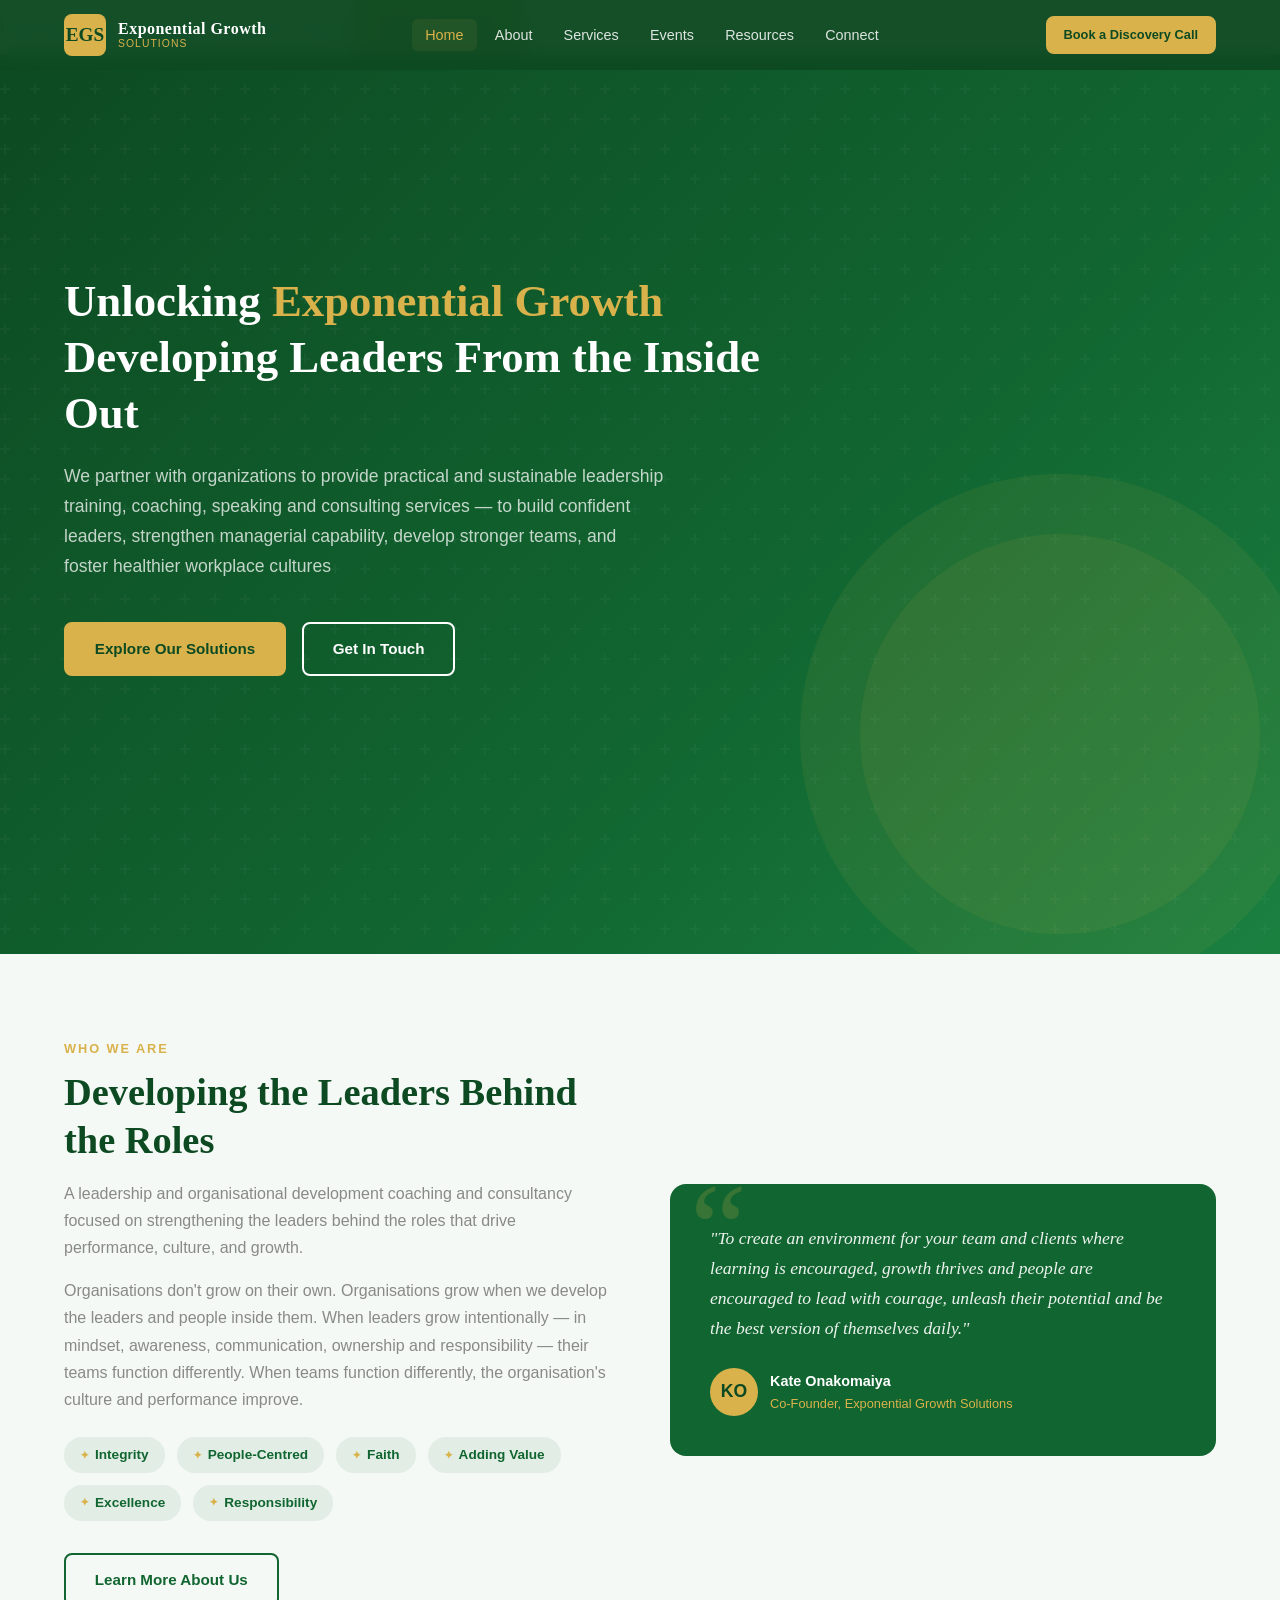
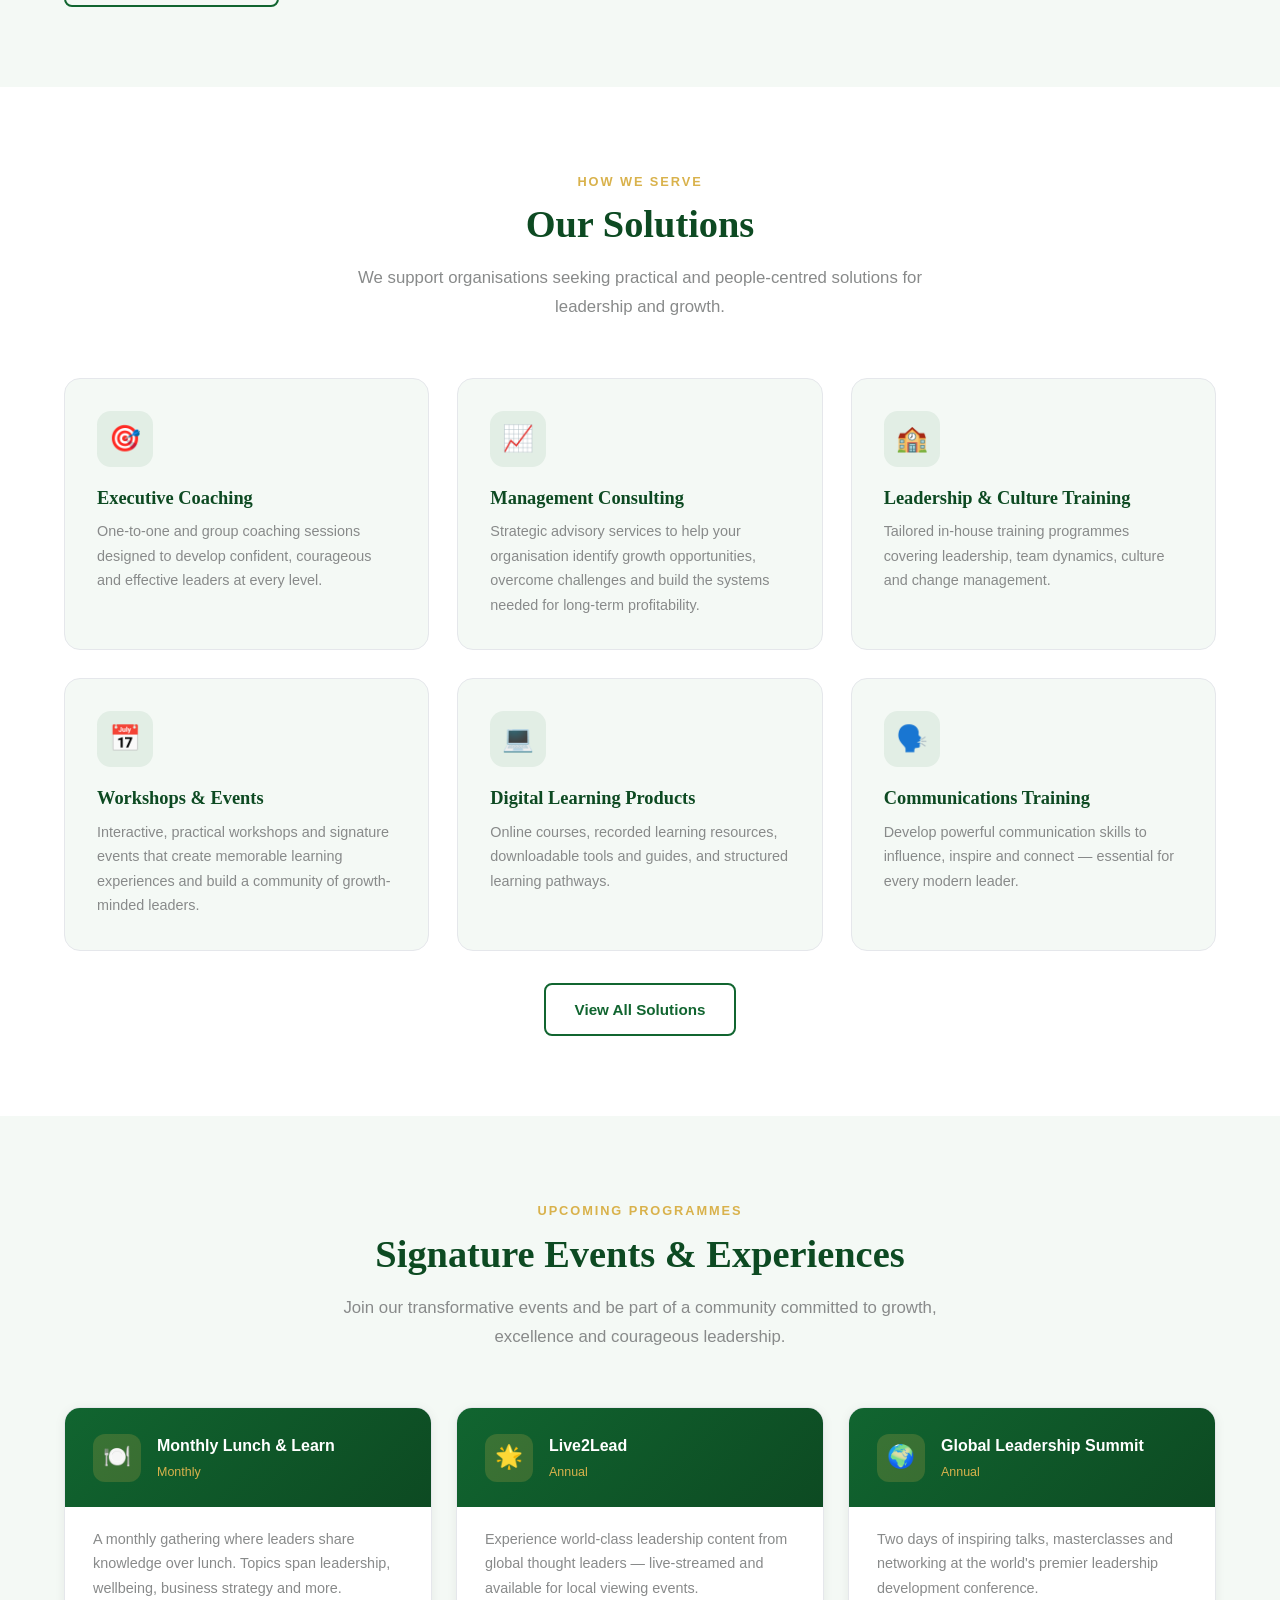
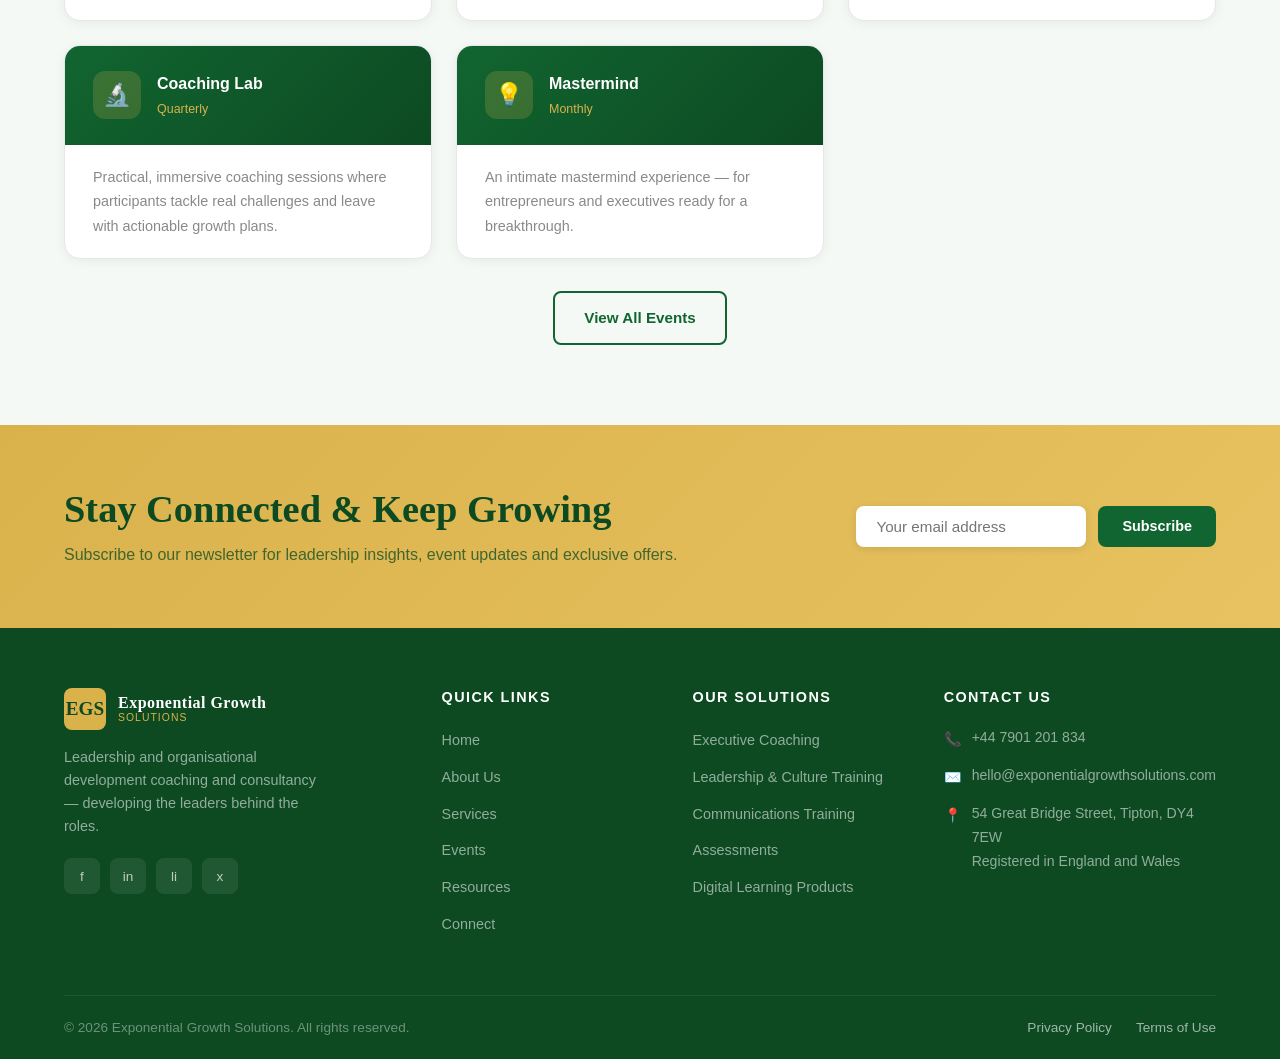
<file: index.html>
<!DOCTYPE html>
<html lang="en">
<head>
  <meta charset="UTF-8" />
  <meta name="viewport" content="width=device-width, initial-scale=1.0" />
  <title>Exponential Growth Solutions | Leadership &amp; Organizational Development </title>
  <meta name="description" content="Exponential Growth Solutions – Leadership and organisational development coaching and consultancy. Helping organisations grow by developing the leaders within." />
  <link rel="stylesheet" href="css/styles.css" />
</head>
<body>

  <!-- ===== NAVBAR ===== -->
  <nav class="navbar" role="navigation" aria-label="Main navigation">
    <div class="container nav-inner">
      <a href="index.html" class="nav-logo" aria-label="Exponential Growth Solutions – Home">
        <div class="nav-logo-icon">EGS</div>
        <div class="nav-logo-text">
          <span class="nav-logo-name">Exponential Growth</span>
          <span class="nav-logo-sub">Solutions</span>
        </div>
      </a>
      <ul class="nav-links" role="list">
        <li><a href="index.html">Home</a></li>
        <li><a href="about.html">About</a></li>
        <li><a href="services.html">Services</a></li>
        <li><a href="events.html">Events</a></li>
        <li><a href="resources.html">Resources</a></li>
        <li><a href="contact.html">Connect</a></li>
      </ul>
      <a href="book-a-call.html" class="btn btn-primary nav-cta">Book a Discovery Call</a>
      <button class="nav-hamburger" aria-label="Toggle mobile menu" aria-expanded="false">
        <span></span><span></span><span></span>
      </button>
    </div>
  </nav>

  <!-- Mobile Menu -->
  <div class="mobile-menu" role="navigation" aria-label="Mobile navigation">
    <a href="index.html">Home</a>
    <a href="about.html">About</a>
    <a href="services.html">Services</a>
    <a href="events.html">Events</a>
    <a href="resources.html">Resources</a>
    <a href="contact.html">Contact</a>
    <a href="book-a-call.html" class="btn btn-primary">Book a Session</a>
  </div>

  <!-- ===== HERO ===== -->
  <section class="hero" id="home">
    <div class="hero-graphic" aria-hidden="true"></div>
    <div class="container">
      <div class="hero-content fade-up">
        <h1>Unlocking <span>Exponential Growth</span><br>Developing Leaders From the Inside Out</h1>
        <p class="hero-subtitle">
          We partner with organizations to provide practical and sustainable leadership training, coaching, speaking and consulting services — to build confident leaders, strengthen managerial capability, develop stronger teams, and foster healthier workplace cultures
        </p>
        <div class="hero-buttons">
          <a href="services.html" class="btn btn-primary">Explore Our Solutions</a>
          <a href="contact.html" class="btn btn-outline">Get In Touch</a>
        </div>
      </div>
    </div>
  </section>

  <!-- ===== ABOUT STRIP ===== -->
  <section class="about-strip">
    <div class="container strip-grid">
      <div class="strip-text fade-up">
        <span class="section-label">Who We Are</span>
        <h2>Developing the Leaders Behind the Roles</h2>
        <p>
          A leadership and organisational development coaching and consultancy focused on strengthening the leaders behind the roles that drive performance, culture, and growth.
        </p>
        <p>
          Organisations don't grow on their own. Organisations grow when we develop the leaders and people inside them. When leaders grow intentionally — in mindset, awareness, communication, ownership and responsibility — their teams function differently. When teams function differently, the organisation's culture and performance improve.
        </p>
        <div class="values-list">
          <span class="value-badge">Integrity</span>
          <span class="value-badge">People-Centred</span>
          <span class="value-badge">Faith</span>
          <span class="value-badge">Adding Value</span>
          <span class="value-badge">Excellence</span>
          <span class="value-badge">Responsibility</span>
        </div>
        <a href="about.html" class="btn btn-outline-dark mt-2">Learn More About Us</a>
      </div>
      <div class="fade-up">
        <div class="quote-card">
          <p class="quote-text">
            "To create an environment for your team and clients where learning is encouraged,
            growth thrives and people are encouraged to lead with courage, unleash their potential
            and be the best version of themselves daily."
          </p>
          <div class="quote-author">
            <div class="quote-avatar">KO</div>
            <div>
              <div class="quote-name">Kate Onakomaiya</div>
              <div class="quote-role">Co-Founder, Exponential Growth Solutions</div>
            </div>
          </div>
        </div>
      </div>
    </div>
  </section>

  <!-- ===== SERVICES ===== -->
  <section class="services" id="services">
    <div class="container">
      <div class="section-header fade-up">
        <span class="section-label">How We Serve</span>
        <h2>Our Solutions</h2>
        <p>We support organisations seeking practical and people-centred solutions for leadership and growth.</p>
      </div>
      <div class="services-grid" id="servicesGrid">
        <div class="service-card fade-up">
          <div class="service-icon">🎯</div>
          <h3>Executive Coaching</h3>
          <p>One-to-one and group coaching sessions designed to develop confident, courageous and effective leaders at every level.</p>
        </div>
        <div class="service-card fade-up">
          <div class="service-icon">📈</div>
          <h3>Management Consulting</h3>
          <p>Strategic advisory services to help your organisation identify growth opportunities, overcome challenges and build the systems needed for long-term profitability.</p>
        </div>
        <div class="service-card fade-up">
          <div class="service-icon">🏫</div>
          <h3>Leadership &amp; Culture Training</h3>
          <p>Tailored in-house training programmes covering leadership, team dynamics, culture and change management.</p>
        </div>
        <div class="service-card fade-up">
          <div class="service-icon">📅</div>
          <h3>Workshops &amp; Events</h3>
          <p>Interactive, practical workshops and signature events that create memorable learning experiences and build a community of growth-minded leaders.</p>
        </div>
        <div class="service-card fade-up">
          <div class="service-icon">💻</div>
          <h3>Digital Learning Products</h3>
          <p>Online courses, recorded learning resources, downloadable tools and guides, and structured learning pathways.</p>
        </div>
        <div class="service-card fade-up">
          <div class="service-icon">🗣️</div>
          <h3>Communications Training</h3>
          <p>Develop powerful communication skills to influence, inspire and connect — essential for every modern leader.</p>
        </div>
        <div class="service-card fade-up service-card--extra" style="display:none;">
          <div class="service-icon">📊</div>
          <h3>Assessments</h3>
          <p>Evidence-based DISC and 360-degree leadership assessments to uncover strengths, gaps and opportunities for growth.</p>
        </div>
        <div class="service-card fade-up service-card--extra" style="display:none;">
          <div class="service-icon">🎤</div>
          <h3>Speaking Engagements</h3>
          <p>Inspirational keynotes and panel discussions for conferences, corporate events and leadership summits.</p>
        </div>
      </div>
      <div class="text-center mt-2">
        <a href="#" id="viewAllServicesBtn" class="btn btn-outline-dark">View All Solutions</a>
      </div>
    </div>
  </section>

  <!-- ===== EVENTS ===== -->
  <section class="events" id="events">
    <div class="container">
      <div class="section-header fade-up">
        <span class="section-label">Upcoming Programmes</span>
        <h2>Signature Events &amp; Experiences</h2>
        <p>Join our transformative events and be part of a community committed to growth, excellence and courageous leadership.</p>
      </div>
      <div class="events-grid">
        <div class="event-card fade-up">
          <div class="event-header">
            <div class="event-icon">🍽️</div>
            <div>
              <div class="event-title">Monthly Lunch &amp; Learn</div>
              <div class="event-freq">Monthly</div>
            </div>
          </div>
          <div class="event-body">
            <p>A monthly gathering where leaders share knowledge over lunch. Topics span leadership, wellbeing, business strategy and more.</p>
          </div>
        </div>
        <div class="event-card fade-up">
          <div class="event-header">
            <div class="event-icon">🌟</div>
            <div>
              <div class="event-title">Live2Lead</div>
              <div class="event-freq">Annual</div>
            </div>
          </div>
          <div class="event-body">
            <p>Experience world-class leadership content from global thought leaders — live-streamed and available for local viewing events.</p>
          </div>
        </div>
        <div class="event-card fade-up">
          <div class="event-header">
            <div class="event-icon">🌍</div>
            <div>
              <div class="event-title">Global Leadership Summit</div>
              <div class="event-freq">Annual</div>
            </div>
          </div>
          <div class="event-body">
            <p>Two days of inspiring talks, masterclasses and networking at the world's premier leadership development conference.</p>
          </div>
        </div>
        <div class="event-card fade-up">
          <div class="event-header">
            <div class="event-icon">🔬</div>
            <div>
              <div class="event-title">Coaching Lab</div>
              <div class="event-freq">Quarterly</div>
            </div>
          </div>
          <div class="event-body">
            <p>Practical, immersive coaching sessions where participants tackle real challenges and leave with actionable growth plans.</p>
          </div>
        </div>
        <div class="event-card fade-up">
          <div class="event-header">
            <div class="event-icon">💡</div>
            <div>
              <div class="event-title">Mastermind</div>
              <div class="event-freq">Monthly</div>
            </div>
          </div>
          <div class="event-body">
            <p>An intimate mastermind experience — for entrepreneurs and executives ready for a breakthrough.</p>
          </div>
        </div>
      </div>
      <div class="text-center mt-2 fade-up">
        <a href="events.html" class="btn btn-outline-dark">View All Events</a>
      </div>
    </div>
  </section>

  <!-- ===== TESTIMONIALS (commented out) =====
  <section class="testimonials">
    <div class="container">
      <div class="section-header fade-up">
        <span class="section-label">Client Stories</span>
        <h2>What Our Clients Say</h2>
        <p>Real transformations from real people who chose to grow exponentially.</p>
      </div>
      <div class="testimonials-grid">
        <div class="testi-card fade-up">
          <div class="testi-stars">★★★★★</div>
          <p class="testi-text">"The coaching sessions with Exponential Growth completely changed how I show up as a leader. I've become more decisive, more empathetic and significantly more effective."</p>
          <div class="testi-author">
            <div class="testi-avatar">AO</div>
            <div>
              <div class="testi-name">Adaeze Obi</div>
              <div class="testi-role">Senior Manager, Financial Services</div>
            </div>
          </div>
        </div>
        <div class="testi-card fade-up">
          <div class="testi-stars">★★★★★</div>
          <p class="testi-text">"The Global Leadership Summit was phenomenal. The content, the speakers and the network I built in those two days were worth every penny invested."</p>
          <div class="testi-author">
            <div class="testi-avatar">TS</div>
            <div>
              <div class="testi-name">Taiwo Sanni</div>
              <div class="testi-role">CEO, Tech Startup</div>
            </div>
          </div>
        </div>
        <div class="testi-card fade-up">
          <div class="testi-stars">★★★★★</div>
          <p class="testi-text">"Mastermind with Kate gave me the clarity and accountability I needed to scale my business. The ROI has been incredible — I recommend it without hesitation."</p>
          <div class="testi-author">
            <div class="testi-avatar">FB</div>
            <div>
              <div class="testi-name">Folake Balogun</div>
              <div class="testi-role">Entrepreneur &amp; Business Owner</div>
            </div>
          </div>
        </div>
      </div>
    </div>
  </section>
  ===== END TESTIMONIALS ===== -->

  <!-- ===== NEWSLETTER ===== -->
  <section class="cta-banner">
    <div class="container cta-inner">
      <div class="cta-text">
        <h2>Stay Connected &amp; Keep Growing</h2>
        <p>Subscribe to our newsletter for leadership insights, event updates and exclusive offers.</p>
      </div>
      <div>
        <form class="newsletter-form" id="newsletterForm" novalidate>
          <input type="email" placeholder="Your email address" aria-label="Email address" required />
          <button type="submit">Subscribe</button>
        </form>
        <div class="success-msg" id="newsletterSuccess">✓ You're subscribed! Welcome to the community.</div>
      </div>
    </div>
  </section>

  <!-- ===== FOOTER ===== -->
  <footer class="footer">
    <div class="container">
      <div class="footer-grid">
        <div class="footer-brand">
          <a href="index.html" class="nav-logo" aria-label="Exponential Growth Solutions – Home">
            <div class="nav-logo-icon">EGS</div>
            <div class="nav-logo-text">
              <span class="nav-logo-name">Exponential Growth</span>
              <span class="nav-logo-sub">Solutions</span>
            </div>
          </a>
          <p>Leadership and organisational development coaching and consultancy — developing the leaders behind the roles.</p>
          <div class="footer-social">
            <a href="#" class="social-link" aria-label="Facebook">f</a>
            <a href="#" class="social-link" aria-label="Instagram">in</a>
            <a href="https://www.linkedin.com/company/exponentialgrowthsolutions" target="_blank" rel="noopener noreferrer" class="social-link" aria-label="LinkedIn">li</a>
            <a href="#" class="social-link" aria-label="Twitter/X">x</a>
          </div>
        </div>
        <div class="footer-col">
          <h4>Quick Links</h4>
          <ul>
            <li><a href="index.html">Home</a></li>
            <li><a href="about.html">About Us</a></li>
            <li><a href="services.html">Services</a></li>
            <li><a href="events.html">Events</a></li>
            <li><a href="resources.html">Resources</a></li>
            <li><a href="contact.html">Connect</a></li>
          </ul>
        </div>
        <div class="footer-col">
          <h4>Our Solutions</h4>
          <ul>
            <li><a href="services.html">Executive Coaching</a></li>
            <li><a href="services.html">Leadership &amp; Culture Training</a></li>
            <li><a href="services.html">Communications Training</a></li>
            <li><a href="services.html">Assessments</a></li>
            <li><a href="services.html">Digital Learning Products</a></li>
          </ul>
        </div>
        <div class="footer-col">
          <h4>Contact Us</h4>
          <div class="footer-contact-item">
            <span class="icon">📞</span>
            <a href="tel:+447901201834" style="color:rgba(255,255,255,0.55)">+44 7901 201 834</a>
          </div>
          <div class="footer-contact-item">
            <span class="icon">✉️</span>
            <a href="mailto:hello@exponentialgrowthsolutions.com" style="color:rgba(255,255,255,0.55)">hello@exponentialgrowthsolutions.com</a>
          </div>
          <div class="footer-contact-item">
            <span class="icon">📍</span>
            <span>54 Great Bridge Street, Tipton, DY4 7EW<br>Registered in England and Wales</span>
          </div>
        </div>
      </div>
      <div class="footer-bottom">
        <p>© 2026 Exponential Growth Solutions. All rights reserved.</p>
        <div style="display:flex;gap:1.5rem;">
          <a href="#">Privacy Policy</a>
          <a href="#">Terms of Use</a>
        </div>
      </div>
    </div>
  </footer>

  <script src="js/main.js"></script>
</body>
</html>
</file>
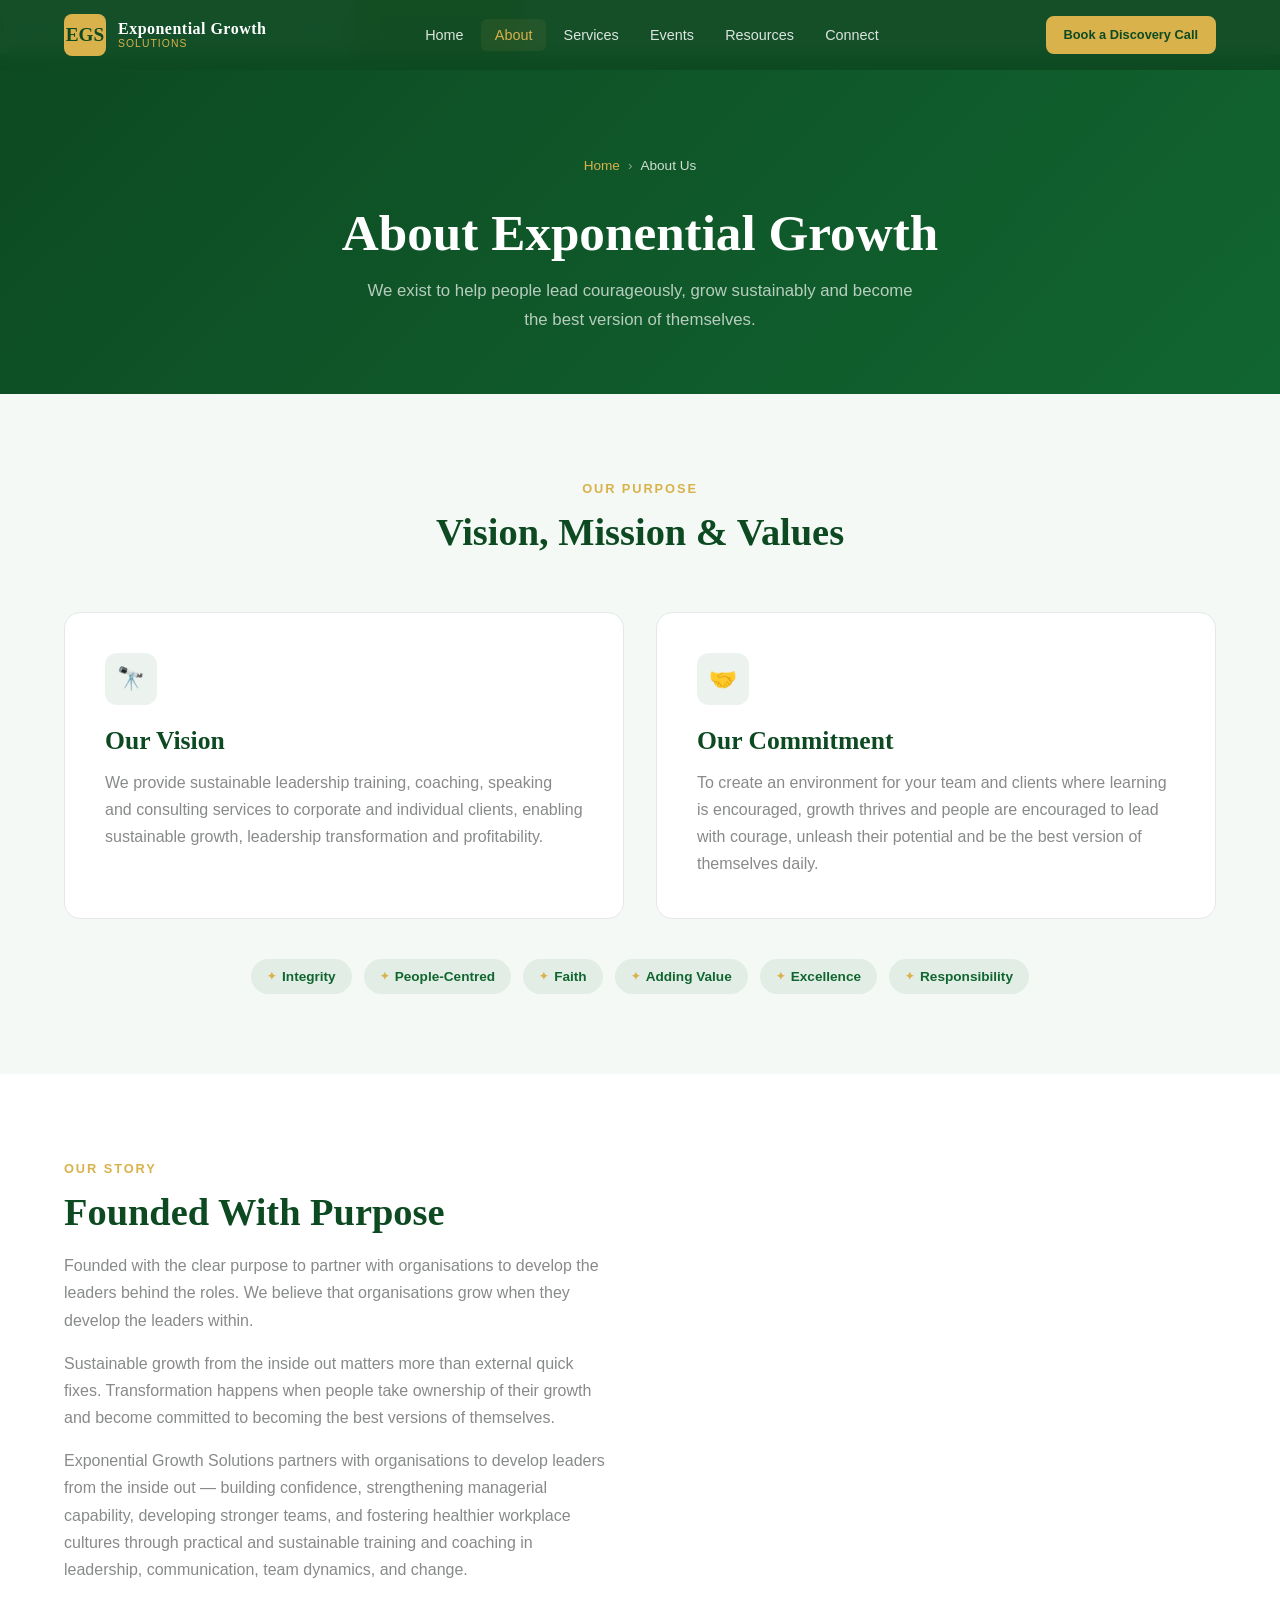
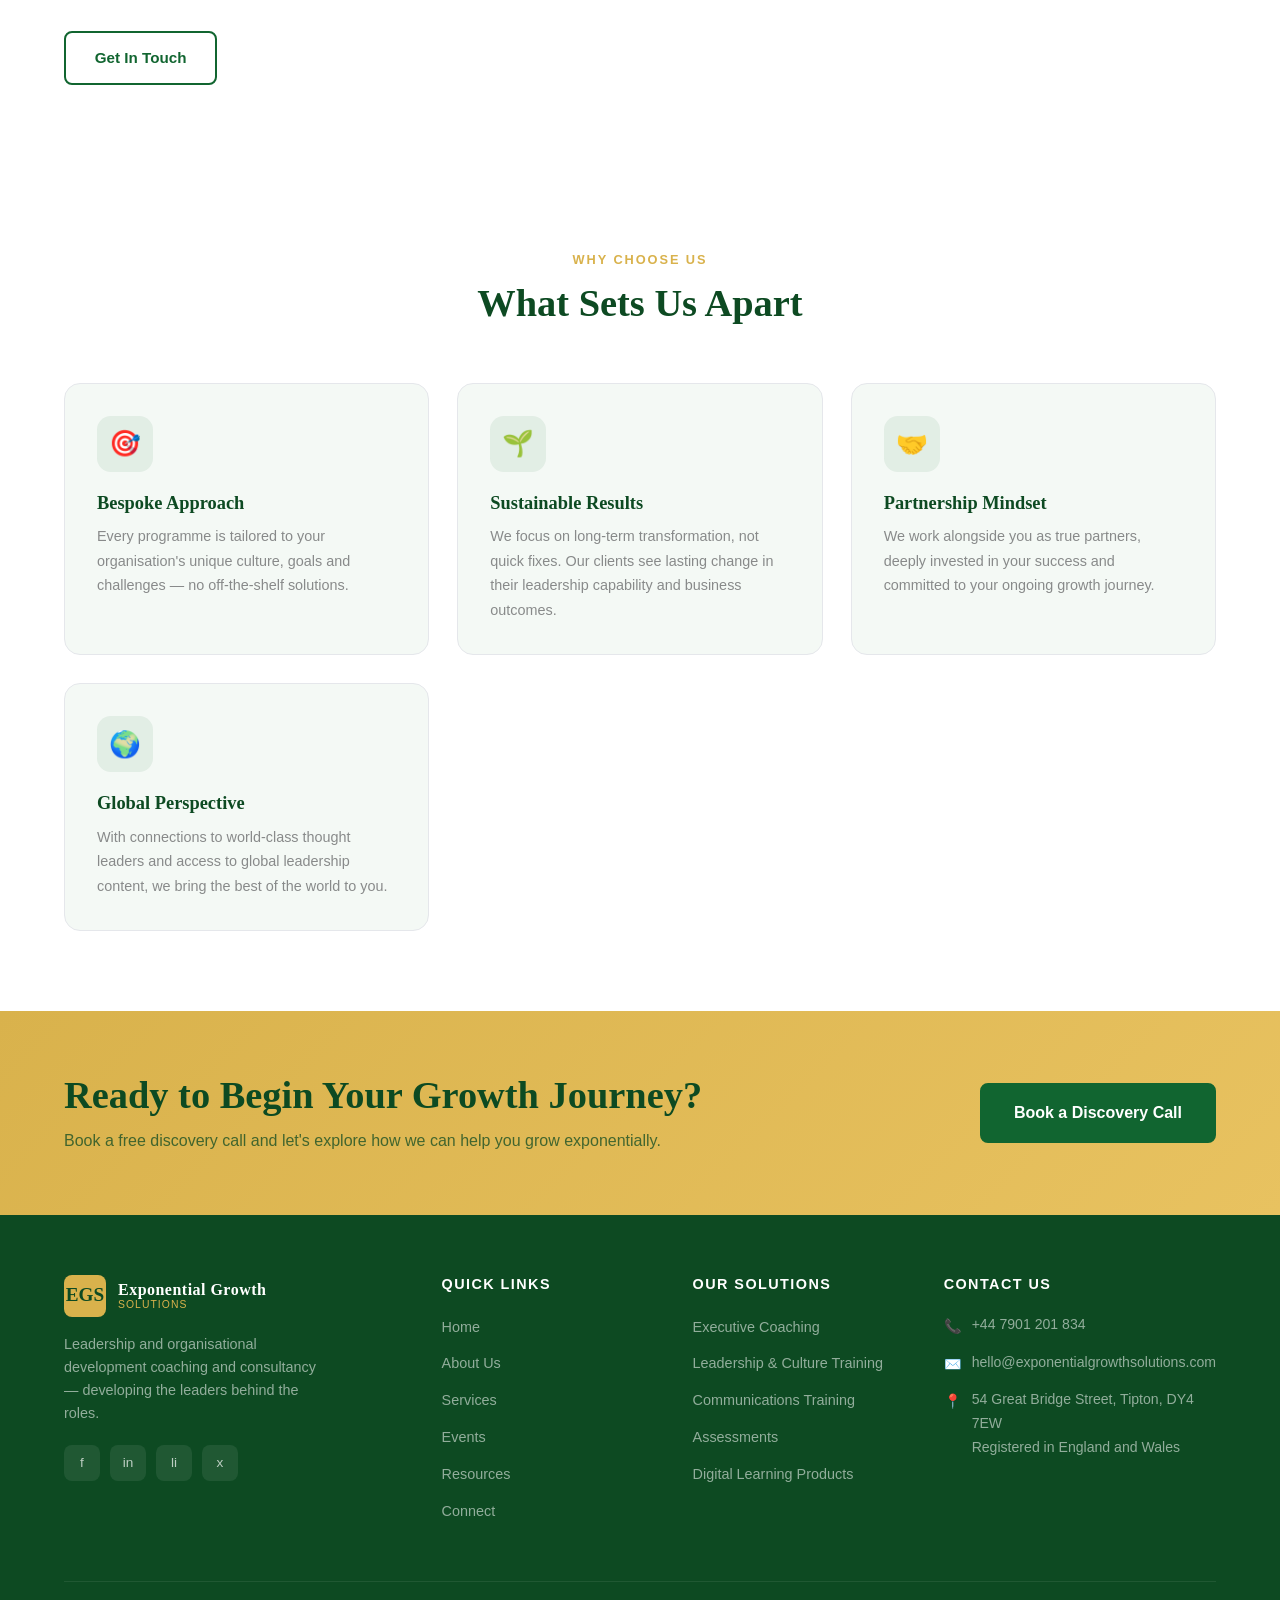
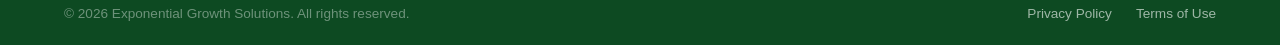
<file: about.html>
<!DOCTYPE html>
<html lang="en">
<head>
  <meta charset="UTF-8" />
  <meta name="viewport" content="width=device-width, initial-scale=1.0" />
  <title>About Us | Exponential Growth Solutions</title>
  <meta name="description" content="Learn about Exponential Growth Solutions – our vision, mission, values and the leadership team dedicated to your growth." />
  <link rel="stylesheet" href="css/styles.css" />
</head>
<body>

  <!-- ===== NAVBAR ===== -->
  <nav class="navbar" role="navigation" aria-label="Main navigation">
    <div class="container nav-inner">
      <a href="index.html" class="nav-logo" aria-label="Exponential Growth Solutions – Home">
        <div class="nav-logo-icon">EGS</div>
        <div class="nav-logo-text">
          <span class="nav-logo-name">Exponential Growth</span>
          <span class="nav-logo-sub">Solutions</span>
        </div>
      </a>
      <ul class="nav-links" role="list">
        <li><a href="index.html">Home</a></li>
        <li><a href="about.html">About</a></li>
        <li><a href="services.html">Services</a></li>
        <li><a href="events.html">Events</a></li>
        <li><a href="resources.html">Resources</a></li>
        <li><a href="contact.html">Connect</a></li>
      </ul>
      <a href="book-a-call.html" class="btn btn-primary nav-cta">Book a Discovery Call</a>
      <button class="nav-hamburger" aria-label="Toggle mobile menu" aria-expanded="false">
        <span></span><span></span><span></span>
      </button>
    </div>
  </nav>
  <div class="mobile-menu" role="navigation" aria-label="Mobile navigation">
    <a href="index.html">Home</a>
    <a href="about.html">About</a>
    <a href="services.html">Services</a>
    <a href="events.html">Events</a>
    <a href="resources.html">Resources</a>
    <a href="contact.html">Contact</a>
    <a href="book-a-call.html" class="btn btn-primary">Book a Session</a>
  </div>

  <!-- ===== PAGE HEADER ===== -->
  <header class="page-header">
    <div class="container">
      <nav class="breadcrumb" aria-label="Breadcrumb">
        <a href="index.html">Home</a>
        <span aria-hidden="true">›</span>
        <span class="current">About Us</span>
      </nav>
      <h1>About Exponential Growth</h1>
      <p>We exist to help people lead courageously, grow sustainably and become the best version of themselves.</p>
    </div>
  </header>

  <!-- ===== MISSION & VISION ===== -->
  <section class="mission-vision">
    <div class="container">
      <div class="section-header fade-up">
        <span class="section-label">Our Purpose</span>
        <h2>Vision, Mission &amp; Values</h2>
      </div>
      <div class="mv-grid fade-up">
        <div class="mv-card">
          <div class="mv-card-icon">🔭</div>
          <h3>Our Vision</h3>
          <p>We provide sustainable leadership training, coaching, speaking and consulting services to corporate and individual clients, enabling sustainable growth, leadership transformation and profitability.</p>
        </div>
        <div class="mv-card">
          <div class="mv-card-icon">🤝</div>
          <h3>Our Commitment</h3>
          <p>To create an environment for your team and clients where learning is encouraged, growth thrives and people are encouraged to lead with courage, unleash their potential and be the best version of themselves daily.</p>
        </div>
      </div>
      <div class="values-list fade-up" style="margin-top:2.5rem;justify-content:center;">
        <span class="value-badge">Integrity</span>
        <span class="value-badge">People-Centred</span>
        <span class="value-badge">Faith</span>
        <span class="value-badge">Adding Value</span>
        <span class="value-badge">Excellence</span>
        <span class="value-badge">Responsibility</span>
      </div>
    </div>
  </section>

  <!-- ===== OUR STORY ===== -->
  <section class="about-strip" style="background:#fff;">
    <div class="container strip-grid">
      <div class="strip-text fade-up">
        <span class="section-label">Our Story</span>
        <h2>Founded With Purpose</h2>
        <p>
          Founded with the clear purpose to partner with organisations to develop the leaders behind the roles. We believe that organisations grow when they develop the leaders within.
        </p>
        <p>
          Sustainable growth from the inside out matters more than external quick fixes. Transformation happens when people take ownership of their growth and become committed to becoming the best versions of themselves.
        </p>
        <p>
          Exponential Growth Solutions partners with organisations to develop leaders from the inside out — building confidence, strengthening managerial capability, developing stronger teams, and fostering healthier workplace cultures through practical and sustainable training and coaching in leadership, communication, team dynamics, and change.
        </p>
        <a href="contact.html" class="btn btn-outline-dark mt-2">Get In Touch</a>
      </div>

    </div>
  </section>

  <!-- ===== TEAM ===== -->
  <!--
  <section style="background: var(--light); padding: 80px 0;">
    <div class="container">
      <div class="section-header fade-up">
        <span class="section-label">Our Team</span>
        <h2>The People Behind Your Growth</h2>
        <p>Our leadership team brings together decades of experience in consulting, coaching and organisational development.</p>
      </div>
      <div class="team-grid">
        <div class="team-card fade-up">
          <div class="team-avatar">KO</div>
          <h3>Kate Onakomaiya</h3>
          <p class="team-role">Co-Founder &amp; Lead Coach</p>
          <p>Certified executive coach and facilitator dedicated to helping leaders step into their power and drive meaningful results.</p>
        </div>
        <div class="team-card fade-up">
          <div class="team-avatar">+</div>
          <h3>Join Our Team</h3>
          <p class="team-role">We're Growing</p>
          <p>We're always looking for passionate professionals who share our commitment to courageous leadership and sustainable growth.</p>
        </div>
      </div>
    </div>
  </section>
  -->

  <!-- ===== WHY US ===== -->
  <section style="background: var(--white); padding: 80px 0;">
    <div class="container">
      <div class="section-header fade-up">
        <span class="section-label">Why Choose Us</span>
        <h2>What Sets Us Apart</h2>
      </div>
      <div class="services-grid">
        <div class="service-card fade-up">
          <div class="service-icon">🎯</div>
          <h3>Bespoke Approach</h3>
          <p>Every programme is tailored to your organisation's unique culture, goals and challenges — no off-the-shelf solutions.</p>
        </div>
        <div class="service-card fade-up">
          <div class="service-icon">🌱</div>
          <h3>Sustainable Results</h3>
          <p>We focus on long-term transformation, not quick fixes. Our clients see lasting change in their leadership capability and business outcomes.</p>
        </div>
        <div class="service-card fade-up">
          <div class="service-icon">🤝</div>
          <h3>Partnership Mindset</h3>
          <p>We work alongside you as true partners, deeply invested in your success and committed to your ongoing growth journey.</p>
        </div>
        <div class="service-card fade-up">
          <div class="service-icon">🌍</div>
          <h3>Global Perspective</h3>
          <p>With connections to world-class thought leaders and access to global leadership content, we bring the best of the world to you.</p>
        </div>
      </div>
    </div>
  </section>

  <!-- ===== CTA ===== -->
  <section class="cta-banner">
    <div class="container cta-inner">
      <div class="cta-text">
        <h2>Ready to Begin Your Growth Journey?</h2>
        <p>Book a free discovery call and let's explore how we can help you grow exponentially.</p>
      </div>
      <div>
        <a href="contact.html" class="btn btn-green" style="font-size:1rem;padding:0.9rem 2rem;">Book a Discovery Call</a>
      </div>
    </div>
  </section>

  <!-- ===== FOOTER ===== -->
  <footer class="footer">
    <div class="container">
      <div class="footer-grid">
        <div class="footer-brand">
          <a href="index.html" class="nav-logo">
            <div class="nav-logo-icon">EGS</div>
            <div class="nav-logo-text">
              <span class="nav-logo-name">Exponential Growth</span>
              <span class="nav-logo-sub">Solutions</span>
            </div>
          </a>
          <p>Leadership and organisational development coaching and consultancy — developing the leaders behind the roles.</p>
          <div class="footer-social">
            <a href="#" class="social-link" aria-label="Facebook">f</a>
            <a href="#" class="social-link" aria-label="Instagram">in</a>
            <a href="https://www.linkedin.com/company/exponentialgrowthsolutions" target="_blank" rel="noopener noreferrer" class="social-link" aria-label="LinkedIn">li</a>
            <a href="#" class="social-link" aria-label="Twitter/X">x</a>
          </div>
        </div>
        <div class="footer-col">
          <h4>Quick Links</h4>
          <ul>
            <li><a href="index.html">Home</a></li>
            <li><a href="about.html">About Us</a></li>
            <li><a href="services.html">Services</a></li>
            <li><a href="events.html">Events</a></li>
            <li><a href="resources.html">Resources</a></li>
            <li><a href="contact.html">Connect</a></li>
          </ul>
        </div>
        <div class="footer-col">
          <h4>Our Solutions</h4>
          <ul>
            <li><a href="services.html">Executive Coaching</a></li>
            <li><a href="services.html">Leadership &amp; Culture Training</a></li>
            <li><a href="services.html">Communications Training</a></li>
            <li><a href="services.html">Assessments</a></li>
            <li><a href="services.html">Digital Learning Products</a></li>
          </ul>
        </div>
        <div class="footer-col">
          <h4>Contact Us</h4>
          <div class="footer-contact-item">
            <span class="icon">📞</span>
            <a href="tel:+447901201834" style="color:rgba(255,255,255,0.55)">+44 7901 201 834</a>
          </div>
          <div class="footer-contact-item">
            <span class="icon">✉️</span>
            <a href="mailto:hello@exponentialgrowthsolutions.com" style="color:rgba(255,255,255,0.55)">hello@exponentialgrowthsolutions.com</a>
          </div>
          <div class="footer-contact-item">
            <span class="icon">📍</span>
            <span>54 Great Bridge Street, Tipton, DY4 7EW<br>Registered in England and Wales</span>
          </div>
        </div>
      </div>
      <div class="footer-bottom">
        <p>© 2026 Exponential Growth Solutions. All rights reserved.</p>
        <div style="display:flex;gap:1.5rem;">
          <a href="#">Privacy Policy</a>
          <a href="#">Terms of Use</a>
        </div>
      </div>
    </div>
  </footer>

  <script src="js/main.js"></script>
</body>
</html>
</file>
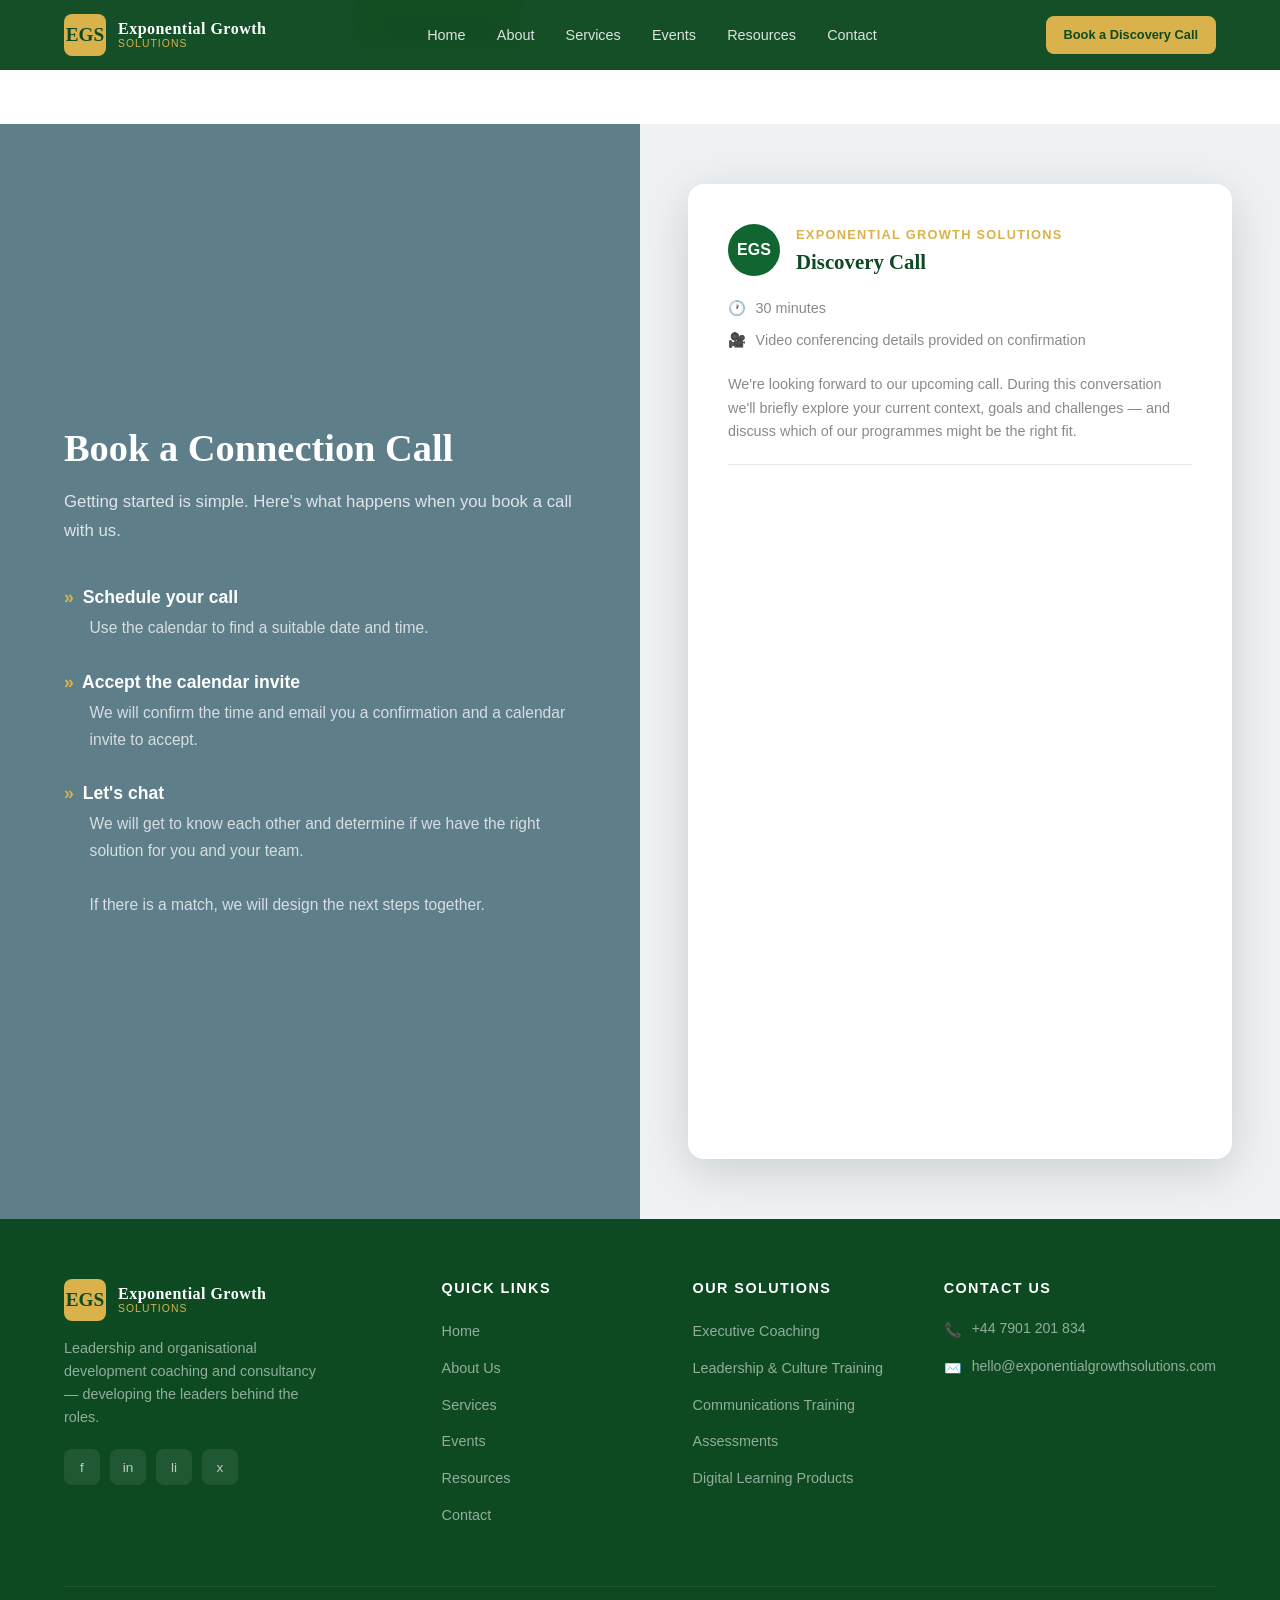
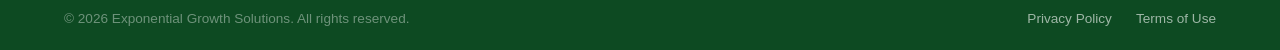
<file: book-a-call.html>
<!DOCTYPE html>
<html lang="en">
<head>
  <meta charset="UTF-8" />
  <meta name="viewport" content="width=device-width, initial-scale=1.0" />
  <title>Book a Discovery Call | Exponential Growth Solutions</title>
  <meta name="description" content="Book a free 30-minute discovery call with Exponential Growth Solutions. Use the form to schedule your call and start your growth journey." />
  <link rel="stylesheet" href="css/styles.css" />
  <!-- Calendly inline widget stylesheet -->
  <link href="https://assets.calendly.com/assets/external/widget.css" rel="stylesheet" />
</head>
<body>

  <!-- ===== NAVBAR ===== -->
  <nav class="navbar" role="navigation" aria-label="Main navigation">
    <div class="container nav-inner">
      <a href="index.html" class="nav-logo" aria-label="Exponential Growth Solutions – Home">
        <div class="nav-logo-icon">EGS</div>
        <div class="nav-logo-text">
          <span class="nav-logo-name">Exponential Growth</span>
          <span class="nav-logo-sub">Solutions</span>
        </div>
      </a>
      <ul class="nav-links" role="list">
        <li><a href="index.html">Home</a></li>
        <li><a href="about.html">About</a></li>
        <li><a href="services.html">Services</a></li>
        <li><a href="events.html">Events</a></li>
        <li><a href="resources.html">Resources</a></li>
        <li><a href="contact.html">Contact</a></li>
      </ul>
      <a href="book-a-call.html" class="btn btn-primary nav-cta">Book a Discovery Call</a>
      <button class="nav-hamburger" aria-label="Toggle mobile menu" aria-expanded="false">
        <span></span><span></span><span></span>
      </button>
    </div>
  </nav>
  <div class="mobile-menu" role="navigation" aria-label="Mobile navigation">
    <a href="index.html">Home</a>
    <a href="about.html">About</a>
    <a href="services.html">Services</a>
    <a href="events.html">Events</a>
    <a href="resources.html">Resources</a>
    <a href="contact.html">Contact</a>
    <a href="book-a-call.html" class="btn btn-primary">Book a Session</a>
  </div>

  <!-- ===== BOOK A CALL SPLIT LAYOUT ===== -->
  <main class="bac-layout">

    <!-- LEFT: Steps panel -->
    <div class="bac-left">
      <div class="bac-left-inner">
        <h1 class="bac-heading">Book a Connection Call</h1>
        <p class="bac-intro">Getting started is simple. Here's what happens when you book a call with us.</p>

        <div class="bac-steps">
          <div class="bac-step">
            <p class="bac-step-title"><span class="bac-chevron">»</span> Schedule your call</p>
            <p class="bac-step-desc">Use the calendar to find a suitable date and time.</p>
          </div>
          <div class="bac-step">
            <p class="bac-step-title"><span class="bac-chevron">»</span> Accept the calendar invite</p>
            <p class="bac-step-desc">We will confirm the time and email you a confirmation and a calendar invite to accept.</p>
          </div>
          <div class="bac-step">
            <p class="bac-step-title"><span class="bac-chevron">»</span> Let's chat</p>
            <p class="bac-step-desc">We will get to know each other and determine if we have the right solution for you and your team.</p>
          </div>
          <div class="bac-step">
            <p class="bac-step-desc">If there is a match, we will design the next steps together.</p>
          </div>
        </div>
      </div>
    </div>

    <!-- RIGHT: Floating booking card -->
    <div class="bac-right">
      <div class="bac-card">

        <!-- Card header / branding -->
        <div class="bac-card-header">
          <div class="bac-card-logo" aria-hidden="true">EGS</div>
          <div>
            <p class="bac-card-org">Exponential Growth Solutions</p>
            <h2 class="bac-card-title">Discovery Call</h2>
          </div>
        </div>

        <!-- Call meta -->
        <ul class="bac-card-meta">
          <li>
            <span class="bac-meta-icon" aria-hidden="true">🕐</span>
            <span>30 minutes</span>
          </li>
          <li>
            <span class="bac-meta-icon" aria-hidden="true">🎥</span>
            <span>Video conferencing details provided on confirmation</span>
          </li>
        </ul>

        <p class="bac-card-desc">We're looking forward to our upcoming call. During this conversation we'll briefly explore your current context, goals and challenges — and discuss which of our programmes might be the right fit.</p>

        <hr class="bac-divider" />

        <!-- Calendly inline widget -->
        <!-- Calendly inline widget -->
        <div
          class="calendly-inline-widget"
          data-url="https://calendly.com/kateonakomaiya/connectsession"
          style="min-width:100%;height:630px;"
        ></div>

      </div><!-- /.bac-card -->
    </div><!-- /.bac-right -->

  </main>

  <!-- ===== FOOTER ===== -->
  <footer class="footer">
    <div class="container">
      <div class="footer-grid">
        <div class="footer-brand">
          <a href="index.html" class="nav-logo" aria-label="Exponential Growth Solutions – Home">
            <div class="nav-logo-icon">EGS</div>
            <div class="nav-logo-text">
              <span class="nav-logo-name">Exponential Growth</span>
              <span class="nav-logo-sub">Solutions</span>
            </div>
          </a>
          <p>Leadership and organisational development coaching and consultancy — developing the leaders behind the roles.</p>
          <div class="footer-social">
            <a href="#" class="social-link" aria-label="Facebook">f</a>
            <a href="#" class="social-link" aria-label="Instagram">in</a>
            <a href="https://www.linkedin.com/company/exponentialgrowthsolutions" target="_blank" rel="noopener noreferrer" class="social-link" aria-label="LinkedIn">li</a>
            <a href="#" class="social-link" aria-label="Twitter/X">x</a>
          </div>
        </div>
        <div class="footer-col">
          <h4>Quick Links</h4>
          <ul>
            <li><a href="index.html">Home</a></li>
            <li><a href="about.html">About Us</a></li>
            <li><a href="services.html">Services</a></li>
            <li><a href="events.html">Events</a></li>
            <li><a href="resources.html">Resources</a></li>
            <li><a href="contact.html">Contact</a></li>
          </ul>
        </div>
        <div class="footer-col">
          <h4>Our Solutions</h4>
          <ul>
            <li><a href="services.html">Executive Coaching</a></li>
            <li><a href="services.html">Leadership &amp; Culture Training</a></li>
            <li><a href="services.html">Communications Training</a></li>
            <li><a href="services.html">Assessments</a></li>
            <li><a href="services.html">Digital Learning Products</a></li>
          </ul>
        </div>
        <div class="footer-col">
          <h4>Contact Us</h4>
          <div class="footer-contact-item">
            <span class="icon">📞</span>
            <a href="tel:+447901201834" style="color:rgba(255,255,255,0.55)">+44 7901 201 834</a>
          </div>
          <div class="footer-contact-item">
            <span class="icon">✉️</span>
            <a href="mailto:hello@exponentialgrowthsolutions.com" style="color:rgba(255,255,255,0.55)">hello@exponentialgrowthsolutions.com</a>
          </div>
        </div>
      </div>
      <div class="footer-bottom">
        <p>© 2026 Exponential Growth Solutions. All rights reserved.</p>
        <div style="display:flex;gap:1.5rem;">
          <a href="#">Privacy Policy</a>
          <a href="#">Terms of Use</a>
        </div>
      </div>
    </div>
  </footer>

  <script src="js/main.js"></script>
  <!-- Calendly inline widget script -->
  <script src="https://assets.calendly.com/assets/external/widget.js" type="text/javascript" async></script>
</body>
</html>
</file>
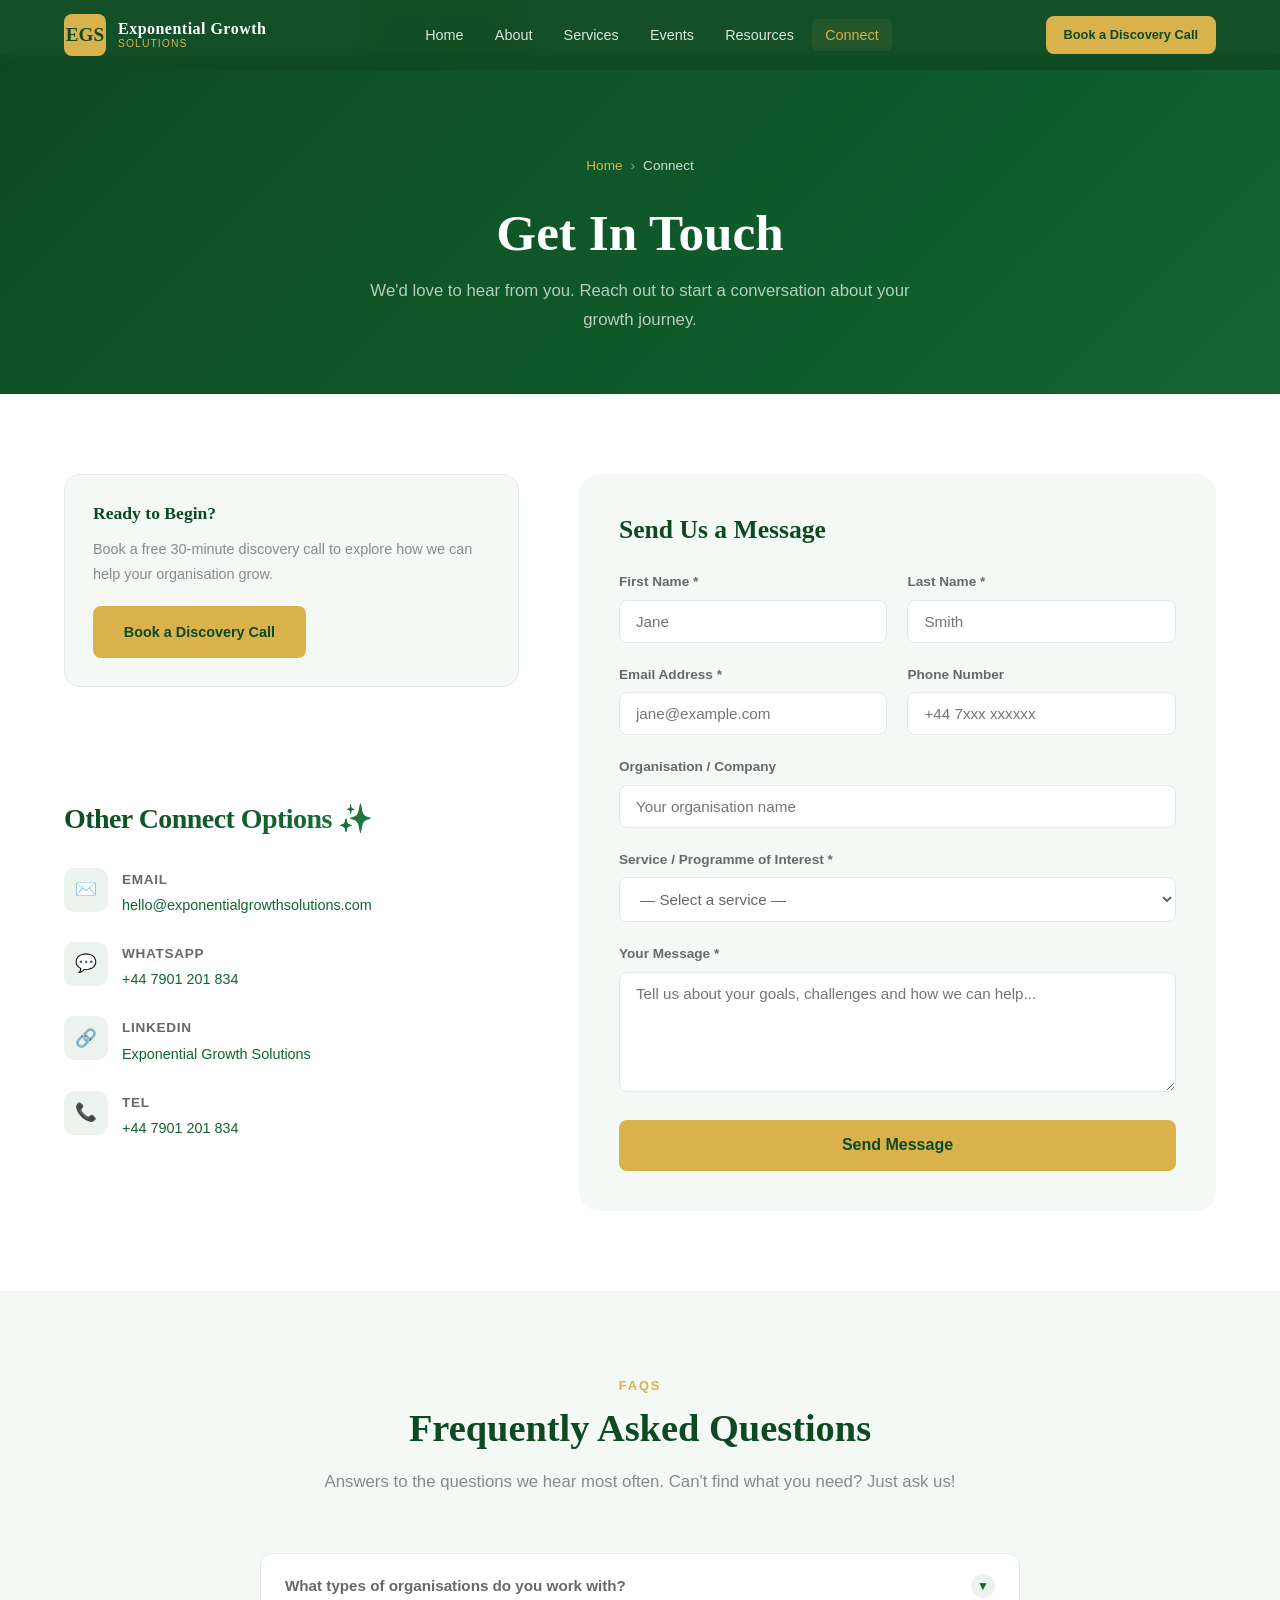
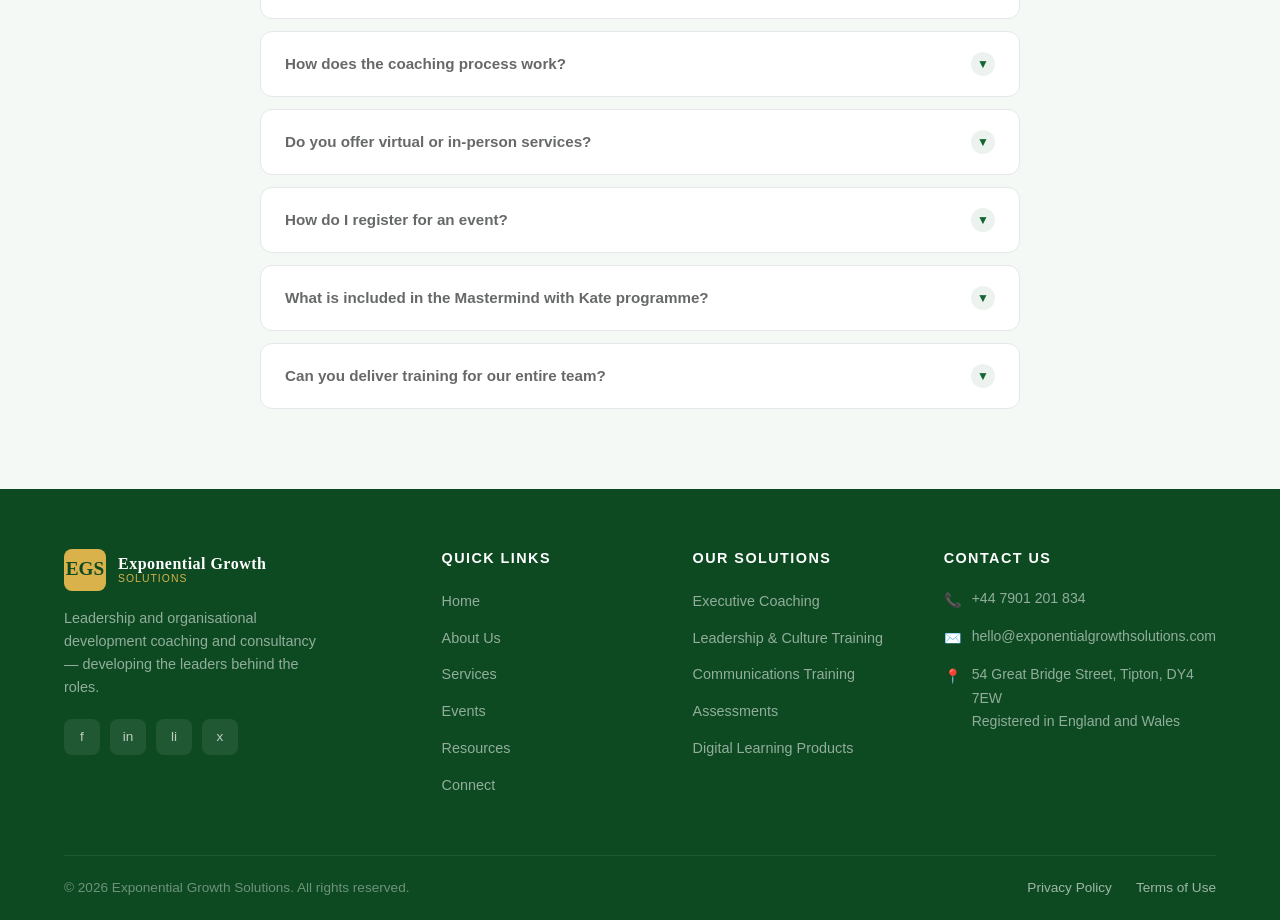
<file: contact.html>
<!DOCTYPE html>
<html lang="en">
<head>
  <meta charset="UTF-8" />
  <meta name="viewport" content="width=device-width, initial-scale=1.0" />
  <title>Contact Us | Exponential Growth Solutions</title>
  <meta name="description" content="Get in touch with Exponential Growth Solutions. Book a discovery call, enquire about services or send us a message." />
  <link rel="stylesheet" href="css/styles.css" />
</head>
<body>

  <!-- ===== NAVBAR ===== -->
  <nav class="navbar" role="navigation" aria-label="Main navigation">
    <div class="container nav-inner">
      <a href="index.html" class="nav-logo" aria-label="Exponential Growth Solutions – Home">
        <div class="nav-logo-icon">EGS</div>
        <div class="nav-logo-text">
          <span class="nav-logo-name">Exponential Growth</span>
          <span class="nav-logo-sub">Solutions</span>
        </div>
      </a>
      <ul class="nav-links" role="list">
        <li><a href="index.html">Home</a></li>
        <li><a href="about.html">About</a></li>
        <li><a href="services.html">Services</a></li>
        <li><a href="events.html">Events</a></li>
        <li><a href="resources.html">Resources</a></li>
        <li><a href="contact.html">Connect</a></li>
      </ul>
      <a href="book-a-call.html" class="btn btn-primary nav-cta">Book a Discovery Call</a>
      <button class="nav-hamburger" aria-label="Toggle mobile menu" aria-expanded="false">
        <span></span><span></span><span></span>
      </button>
    </div>
  </nav>
  <div class="mobile-menu" role="navigation" aria-label="Mobile navigation">
    <a href="index.html">Home</a>
    <a href="about.html">About</a>
    <a href="services.html">Services</a>
    <a href="events.html">Events</a>
    <a href="resources.html">Resources</a>
    <a href="contact.html">Connect</a>
    <a href="book-a-call.html" class="btn btn-primary">Book a Session</a>
  </div>

  <!-- ===== PAGE HEADER ===== -->
  <header class="page-header">
    <div class="container">
      <nav class="breadcrumb" aria-label="Breadcrumb">
        <a href="index.html">Home</a>
        <span aria-hidden="true">›</span>
        <span class="current">Connect</span>
      </nav>
      <h1>Get In Touch</h1>
      <p>We'd love to hear from you. Reach out to start a conversation about your growth journey.</p>
    </div>
  </header>

  <!-- ===== CONTACT SECTION ===== -->
  <section class="contact-section" id="contact">
    <div class="container">
      <div class="contact-grid">

        <!-- Book a Call / Ready to Start -->
        <div class="fade-up contact-book-block">
          <div style="padding:1.75rem;background:var(--light);border-radius:16px;border:1px solid var(--border);">
            <h4 style="margin-bottom:0.75rem;color:var(--primary-dark);">Ready to Begin?</h4>
            <p style="font-size:0.9rem;color:var(--text-light);margin-bottom:1.25rem;">Book a free 30-minute discovery call to explore how we can help your organisation grow.</p>
            <a href="book-a-call.html" class="btn btn-primary" style="font-size:0.9rem;">Book a Discovery Call</a>
          </div>
        </div>

        <!-- Contact Info -->
        <div class="fade-up contact-info-block">
          <h3 style="margin-top:0.5rem;margin-bottom:1.5rem;background:linear-gradient(135deg,var(--primary-dark),var(--primary),#38a169);-webkit-background-clip:text;-webkit-text-fill-color:transparent;background-clip:text;font-size:1.75rem;font-weight:800;letter-spacing:-0.02em;">Other Connect Options ✨</h3>

          <div style="margin-top:2rem;">
            <div class="contact-detail">
              <div class="contact-icon">✉️</div>
              <div class="contact-detail-text">
                <strong>Email</strong>
                <span><a href="mailto:hello@exponentialgrowthsolutions.com">hello@exponentialgrowthsolutions.com</a></span>
              </div>
            </div>
            <div class="contact-detail">
              <div class="contact-icon">💬</div>
              <div class="contact-detail-text">
                <strong>WhatsApp</strong>
                <span><a href="https://wa.me/447901201834" target="_blank" rel="noopener noreferrer">+44 7901 201 834</a></span>
              </div>
            </div>
            <div class="contact-detail">
              <div class="contact-icon">🔗</div>
              <div class="contact-detail-text">
                <strong>LinkedIn</strong>
                <span><a href="https://www.linkedin.com/company/exponentialgrowthsolutions" target="_blank" rel="noopener noreferrer">Exponential Growth Solutions</a></span>
              </div>
            </div>
            <div class="contact-detail">
              <div class="contact-icon">📞</div>
              <div class="contact-detail-text">
                <strong>Tel</strong>
                <span><a href="tel:+447901201834">+44 7901 201 834</a></span>
              </div>
            </div>
          </div>
        </div>

        <!-- Contact Form -->
        <div class="contact-form-wrap fade-up" id="booking">
          <h3>Send Us a Message</h3>
          <form id="contactForm" novalidate>
            <div class="form-row">
              <div class="form-group">
                <label for="firstName">First Name *</label>
                <input type="text" id="firstName" name="firstName" placeholder="Jane" required />
              </div>
              <div class="form-group">
                <label for="lastName">Last Name *</label>
                <input type="text" id="lastName" name="lastName" placeholder="Smith" required />
              </div>
            </div>
            <div class="form-row">
              <div class="form-group">
                <label for="email">Email Address *</label>
                <input type="email" id="email" name="email" placeholder="jane@example.com" required />
              </div>
              <div class="form-group">
                <label for="phone">Phone Number</label>
                <input type="tel" id="phone" name="phone" placeholder="+44 7xxx xxxxxx" />
              </div>
            </div>
            <div class="form-group">
              <label for="organisation">Organisation / Company</label>
              <input type="text" id="organisation" name="organisation" placeholder="Your organisation name" />
            </div>
            <div class="form-group">
              <label for="service">Service / Programme of Interest *</label>
              <select id="service" name="service" required>
                <option value="">— Select a service —</option>
                <option value="executive-coaching">Executive Coaching</option>
                <option value="leadership-culture-training">Leadership &amp; Culture Training</option>
                <option value="communications-training">Communications Training</option>
                <option value="assessments">Assessments (DISC / 360 Leadership)</option>
                <option value="digital-learning">Digital Learning Products</option>
                <option value="speaking">Speaking Engagements</option>
                <option value="events">Events &amp; Workshops</option>
                <option value="other">Other / General Enquiry</option>
              </select>
            </div>
            <div class="form-group">
              <label for="message">Your Message *</label>
              <textarea id="message" name="message" placeholder="Tell us about your goals, challenges and how we can help..." required></textarea>
            </div>
            <button type="submit" class="btn btn-primary form-submit">Send Message</button>
          </form>
          <div class="form-success">
            <div class="check">✅</div>
            <h4>Message Sent Successfully!</h4>
            <p>Thank you for reaching out. A member of our team will be in touch within 1–2 business days.</p>
          </div>
        </div>

      </div>
    </div>
  </section>

  <!-- ===== FAQs ===== -->
  <section class="faqs">
    <div class="container">
      <div class="section-header fade-up">
        <span class="section-label">FAQs</span>
        <h2>Frequently Asked Questions</h2>
        <p>Answers to the questions we hear most often. Can't find what you need? Just ask us!</p>
      </div>
      <div class="faq-list fade-up">

        <div class="faq-item">
          <button class="faq-question">
            What types of organisations do you work with?
            <span class="faq-arrow">▼</span>
          </button>
          <div class="faq-answer">
            <div class="faq-answer-inner">
              We work with corporate organisations of all sizes, SMEs, non-profits and individual professionals.
              Whether you're a FTSE-listed company looking to develop your leadership pipeline or an entrepreneur
              seeking personal growth, we have a programme for you.
            </div>
          </div>
        </div>

        <div class="faq-item">
          <button class="faq-question">
            How does the coaching process work?
            <span class="faq-arrow">▼</span>
          </button>
          <div class="faq-answer">
            <div class="faq-answer-inner">
              We begin with a free 30-minute discovery call to understand your goals. From there, we design a
              bespoke coaching programme aligned to your needs. Sessions are typically 60–90 minutes, held
              fortnightly or monthly, and can be delivered in person or virtually.
            </div>
          </div>
        </div>

        <div class="faq-item">
          <button class="faq-question">
            Do you offer virtual or in-person services?
            <span class="faq-arrow">▼</span>
          </button>
          <div class="faq-answer">
            <div class="faq-answer-inner">
              Yes — we offer both. Our coaching, consulting and training can be delivered in person at your
              location or virtually via video call. Most of our events have both in-person and online attendance
              options. We work with clients across the UK and internationally.
            </div>
          </div>
        </div>

        <div class="faq-item">
          <button class="faq-question">
            How do I register for an event?
            <span class="faq-arrow">▼</span>
          </button>
          <div class="faq-answer">
            <div class="faq-answer-inner">
              You can register interest for any of our events by completing the contact form on this page or
              by emailing us directly at hello@exponentialgrowthsolutions.com. We'll send you full event
              details, pricing and a booking link as soon as they become available.
            </div>
          </div>
        </div>

        <div class="faq-item">
          <button class="faq-question">
            What is included in the Mastermind with Kate programme?
            <span class="faq-arrow">▼</span>
          </button>
          <div class="faq-answer">
            <div class="faq-answer-inner">
              The Mastermind with Kate is an exclusive monthly group programme for senior executives and
              entrepreneurs. It includes monthly group sessions, hot-seat coaching, peer accountability,
              access to guest experts and a private community. Spaces are limited — contact us to apply.
            </div>
          </div>
        </div>

        <div class="faq-item">
          <button class="faq-question">
            Can you deliver training for our entire team?
            <span class="faq-arrow">▼</span>
          </button>
          <div class="faq-answer">
            <div class="faq-answer-inner">
              Absolutely. Our corporate training programmes are designed to be delivered to teams of any size.
              We offer full-day and half-day workshops, multi-session programmes and leadership away-days.
              Get in touch to discuss a bespoke proposal for your organisation.
            </div>
          </div>
        </div>

      </div>
    </div>
  </section>

  <!-- ===== FOOTER ===== -->
  <footer class="footer">
    <div class="container">
      <div class="footer-grid">
        <div class="footer-brand">
          <a href="index.html" class="nav-logo">
            <div class="nav-logo-icon">EGS</div>
            <div class="nav-logo-text">
              <span class="nav-logo-name">Exponential Growth</span>
              <span class="nav-logo-sub">Solutions</span>
            </div>
          </a>
          <p>Leadership and organisational development coaching and consultancy — developing the leaders behind the roles.</p>
          <div class="footer-social">
            <a href="#" class="social-link" aria-label="Facebook">f</a>
            <a href="#" class="social-link" aria-label="Instagram">in</a>
            <a href="https://www.linkedin.com/company/exponentialgrowthsolutions" target="_blank" rel="noopener noreferrer" class="social-link" aria-label="LinkedIn">li</a>
            <a href="#" class="social-link" aria-label="Twitter/X">x</a>
          </div>
        </div>
        <div class="footer-col">
          <h4>Quick Links</h4>
          <ul>
            <li><a href="index.html">Home</a></li>
            <li><a href="about.html">About Us</a></li>
            <li><a href="services.html">Services</a></li>
            <li><a href="events.html">Events</a></li>
            <li><a href="resources.html">Resources</a></li>
            <li><a href="contact.html">Connect</a></li>
          </ul>
        </div>
        <div class="footer-col">
          <h4>Our Solutions</h4>
          <ul>
            <li><a href="services.html">Executive Coaching</a></li>
            <li><a href="services.html">Leadership &amp; Culture Training</a></li>
            <li><a href="services.html">Communications Training</a></li>
            <li><a href="services.html">Assessments</a></li>
            <li><a href="services.html">Digital Learning Products</a></li>
          </ul>
        </div>
        <div class="footer-col">
          <h4>Contact Us</h4>
          <div class="footer-contact-item">
            <span class="icon">📞</span>
            <a href="tel:+447901201834" style="color:rgba(255,255,255,0.55)">+44 7901 201 834</a>
          </div>
          <div class="footer-contact-item">
            <span class="icon">✉️</span>
            <a href="mailto:hello@exponentialgrowthsolutions.com" style="color:rgba(255,255,255,0.55)">hello@exponentialgrowthsolutions.com</a>
          </div>
          <div class="footer-contact-item">
            <span class="icon">📍</span>
            <span>54 Great Bridge Street, Tipton, DY4 7EW<br>Registered in England and Wales</span>
          </div>
        </div>
      </div>
      <div class="footer-bottom">
        <p>© 2026 Exponential Growth Solutions. All rights reserved.</p>
        <div style="display:flex;gap:1.5rem;">
          <a href="#">Privacy Policy</a>
          <a href="#">Terms of Use</a>
        </div>
      </div>
    </div>
  </footer>

  <script src="js/main.js"></script>
</body>
</html>
</file>
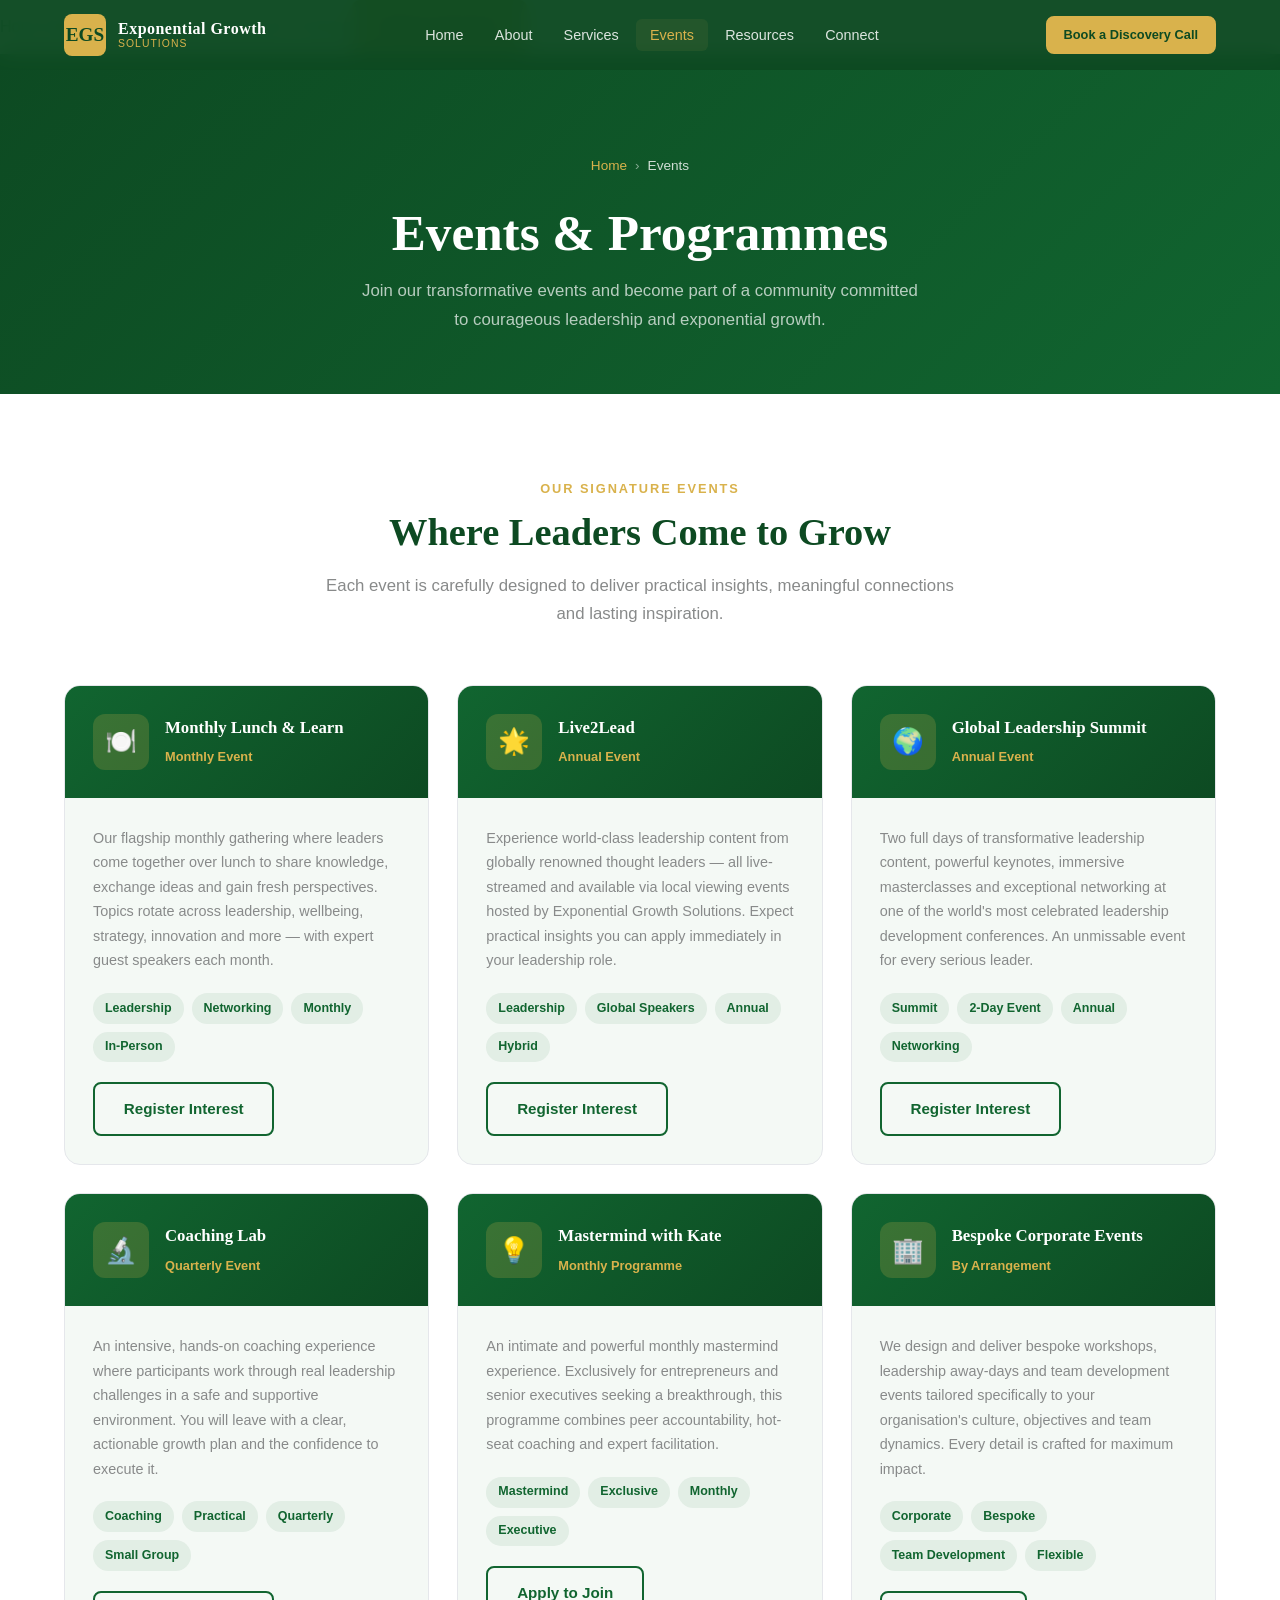
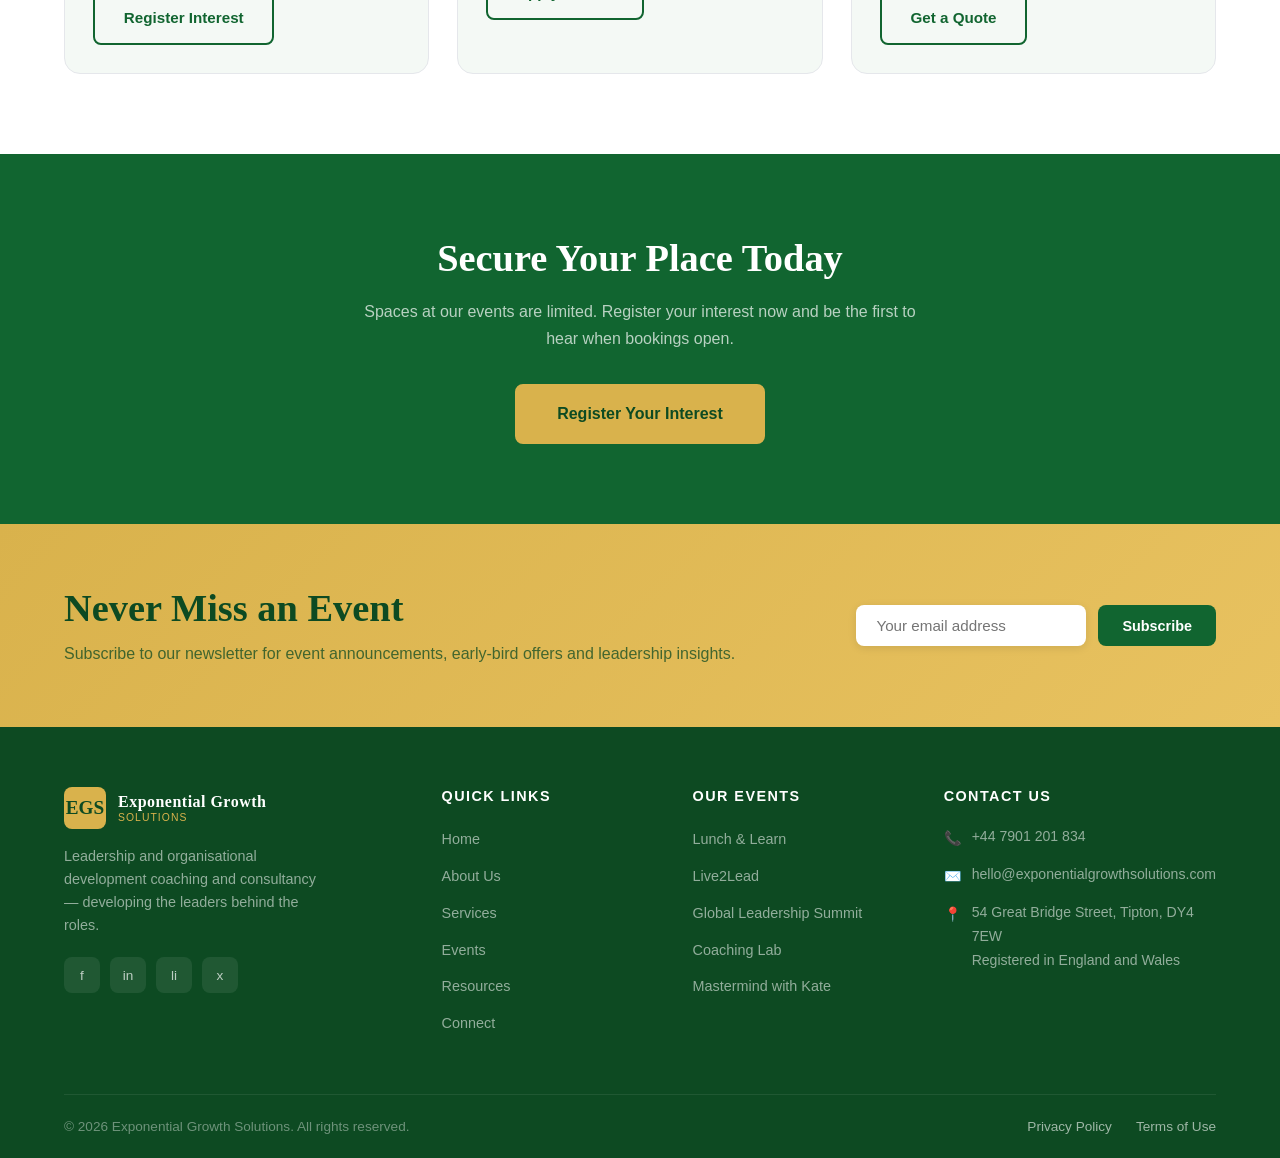
<file: events.html>
<!DOCTYPE html>
<html lang="en">
<head>
  <meta charset="UTF-8" />
  <meta name="viewport" content="width=device-width, initial-scale=1.0" />
  <title>Events &amp; Calendar | Exponential Growth Solutions</title>
  <meta name="description" content="Join Exponential Growth Solutions' signature events – Monthly Lunch &amp; Learn, Live2Lead, Global Leadership Summit, Coaching Lab and more." />
  <link rel="stylesheet" href="css/styles.css" />
</head>
<body>

  <!-- ===== NAVBAR ===== -->
  <nav class="navbar" role="navigation" aria-label="Main navigation">
    <div class="container nav-inner">
      <a href="index.html" class="nav-logo" aria-label="Exponential Growth Solutions – Home">
        <div class="nav-logo-icon">EGS</div>
        <div class="nav-logo-text">
          <span class="nav-logo-name">Exponential Growth</span>
          <span class="nav-logo-sub">Solutions</span>
        </div>
      </a>
      <ul class="nav-links" role="list">
        <li><a href="index.html">Home</a></li>
        <li><a href="about.html">About</a></li>
        <li><a href="services.html">Services</a></li>
        <li><a href="events.html">Events</a></li>
        <li><a href="resources.html">Resources</a></li>
        <li><a href="contact.html">Connect</a></li>
      </ul>
      <a href="book-a-call.html" class="btn btn-primary nav-cta">Book a Discovery Call</a>
      <button class="nav-hamburger" aria-label="Toggle mobile menu" aria-expanded="false">
        <span></span><span></span><span></span>
      </button>
    </div>
  </nav>
  <div class="mobile-menu" role="navigation" aria-label="Mobile navigation">
    <a href="index.html">Home</a>
    <a href="about.html">About</a>
    <a href="services.html">Services</a>
    <a href="events.html">Events</a>
    <a href="resources.html">Resources</a>
    <a href="contact.html">Contact</a>
    <a href="book-a-call.html" class="btn btn-primary">Book a Session</a>
  </div>

  <!-- ===== PAGE HEADER ===== -->
  <header class="page-header">
    <div class="container">
      <nav class="breadcrumb" aria-label="Breadcrumb">
        <a href="index.html">Home</a>
        <span aria-hidden="true">›</span>
        <span class="current">Events</span>
      </nav>
      <h1>Events &amp; Programmes</h1>
      <p>Join our transformative events and become part of a community committed to courageous leadership and exponential growth.</p>
    </div>
  </header>

  <!-- ===== EVENTS LIST ===== -->
  <section class="events-list">
    <div class="container">
      <div class="section-header fade-up">
        <span class="section-label">Our Signature Events</span>
        <h2>Where Leaders Come to Grow</h2>
        <p>Each event is carefully designed to deliver practical insights, meaningful connections and lasting inspiration.</p>
      </div>
      <div class="events-full-grid">

        <div class="event-full-card fade-up">
          <div class="event-full-header">
            <div class="event-full-icon">🍽️</div>
            <div>
              <div class="event-full-title">Monthly Lunch &amp; Learn</div>
              <div class="event-full-freq">Monthly Event</div>
            </div>
          </div>
          <div class="event-full-body">
            <p>
              Our flagship monthly gathering where leaders come together over lunch to share knowledge,
              exchange ideas and gain fresh perspectives. Topics rotate across leadership, wellbeing,
              strategy, innovation and more — with expert guest speakers each month.
            </p>
            <div class="event-tags">
              <span class="event-tag">Leadership</span>
              <span class="event-tag">Networking</span>
              <span class="event-tag">Monthly</span>
              <span class="event-tag">In-Person</span>
            </div>
            <div style="margin-top:1.25rem;">
              <a href="contact.html#booking" class="btn btn-outline-dark">Register Interest</a>
            </div>
          </div>
        </div>

        <div class="event-full-card fade-up">
          <div class="event-full-header">
            <div class="event-full-icon">🌟</div>
            <div>
              <div class="event-full-title">Live2Lead</div>
              <div class="event-full-freq">Annual Event</div>
            </div>
          </div>
          <div class="event-full-body">
            <p>
              Experience world-class leadership content from globally renowned thought leaders — all
              live-streamed and available via local viewing events hosted by Exponential Growth Solutions.
              Expect practical insights you can apply immediately in your leadership role.
            </p>
            <div class="event-tags">
              <span class="event-tag">Leadership</span>
              <span class="event-tag">Global Speakers</span>
              <span class="event-tag">Annual</span>
              <span class="event-tag">Hybrid</span>
            </div>
            <div style="margin-top:1.25rem;">
              <a href="contact.html#booking" class="btn btn-outline-dark">Register Interest</a>
            </div>
          </div>
        </div>

        <div class="event-full-card fade-up">
          <div class="event-full-header">
            <div class="event-full-icon">🌍</div>
            <div>
              <div class="event-full-title">Global Leadership Summit</div>
              <div class="event-full-freq">Annual Event</div>
            </div>
          </div>
          <div class="event-full-body">
            <p>
              Two full days of transformative leadership content, powerful keynotes, immersive masterclasses
              and exceptional networking at one of the world's most celebrated leadership development
              conferences. An unmissable event for every serious leader.
            </p>
            <div class="event-tags">
              <span class="event-tag">Summit</span>
              <span class="event-tag">2-Day Event</span>
              <span class="event-tag">Annual</span>
              <span class="event-tag">Networking</span>
            </div>
            <div style="margin-top:1.25rem;">
              <a href="contact.html#booking" class="btn btn-outline-dark">Register Interest</a>
            </div>
          </div>
        </div>

        <div class="event-full-card fade-up">
          <div class="event-full-header">
            <div class="event-full-icon">🔬</div>
            <div>
              <div class="event-full-title">Coaching Lab</div>
              <div class="event-full-freq">Quarterly Event</div>
            </div>
          </div>
          <div class="event-full-body">
            <p>
              An intensive, hands-on coaching experience where participants work through real leadership
              challenges in a safe and supportive environment. You will leave with a clear, actionable
              growth plan and the confidence to execute it.
            </p>
            <div class="event-tags">
              <span class="event-tag">Coaching</span>
              <span class="event-tag">Practical</span>
              <span class="event-tag">Quarterly</span>
              <span class="event-tag">Small Group</span>
            </div>
            <div style="margin-top:1.25rem;">
              <a href="contact.html#booking" class="btn btn-outline-dark">Register Interest</a>
            </div>
          </div>
        </div>

        <div class="event-full-card fade-up">
          <div class="event-full-header">
            <div class="event-full-icon">💡</div>
            <div>
              <div class="event-full-title">Mastermind with Kate</div>
              <div class="event-full-freq">Monthly Programme</div>
            </div>
          </div>
          <div class="event-full-body">
            <p>
              An intimate and powerful monthly mastermind experience.
              Exclusively for entrepreneurs and senior executives seeking a breakthrough, this programme
              combines peer accountability, hot-seat coaching and expert facilitation.
            </p>
            <div class="event-tags">
              <span class="event-tag">Mastermind</span>
              <span class="event-tag">Exclusive</span>
              <span class="event-tag">Monthly</span>
              <span class="event-tag">Executive</span>
            </div>
            <div style="margin-top:1.25rem;">
              <a href="contact.html#booking" class="btn btn-outline-dark">Apply to Join</a>
            </div>
          </div>
        </div>

        <div class="event-full-card fade-up">
          <div class="event-full-header">
            <div class="event-full-icon">🏢</div>
            <div>
              <div class="event-full-title">Bespoke Corporate Events</div>
              <div class="event-full-freq">By Arrangement</div>
            </div>
          </div>
          <div class="event-full-body">
            <p>
              We design and deliver bespoke workshops, leadership away-days and team development events
              tailored specifically to your organisation's culture, objectives and team dynamics.
              Every detail is crafted for maximum impact.
            </p>
            <div class="event-tags">
              <span class="event-tag">Corporate</span>
              <span class="event-tag">Bespoke</span>
              <span class="event-tag">Team Development</span>
              <span class="event-tag">Flexible</span>
            </div>
            <div style="margin-top:1.25rem;">
              <a href="contact.html" class="btn btn-outline-dark">Get a Quote</a>
            </div>
          </div>
        </div>

      </div>
    </div>
  </section>

  <!-- ===== BOOKING CTA ===== -->
  <section class="book-cta">
    <div class="container">
      <h2>Secure Your Place Today</h2>
      <p>Spaces at our events are limited. Register your interest now and be the first to hear when bookings open.</p>
      <a href="contact.html#booking" class="btn btn-primary" style="font-size:1rem;padding:0.9rem 2.5rem;">Register Your Interest</a>
    </div>
  </section>

  <!-- ===== NEWSLETTER ===== -->
  <section class="cta-banner">
    <div class="container cta-inner">
      <div class="cta-text">
        <h2>Never Miss an Event</h2>
        <p>Subscribe to our newsletter for event announcements, early-bird offers and leadership insights.</p>
      </div>
      <div>
        <form class="newsletter-form" id="newsletterForm" novalidate>
          <input type="email" placeholder="Your email address" aria-label="Email address" required />
          <button type="submit">Subscribe</button>
        </form>
        <div class="success-msg" id="newsletterSuccess">✓ You're subscribed! Welcome to the community.</div>
      </div>
    </div>
  </section>

  <!-- ===== FOOTER ===== -->
  <footer class="footer">
    <div class="container">
      <div class="footer-grid">
        <div class="footer-brand">
          <a href="index.html" class="nav-logo">
            <div class="nav-logo-icon">EGS</div>
            <div class="nav-logo-text">
              <span class="nav-logo-name">Exponential Growth</span>
              <span class="nav-logo-sub">Solutions</span>
            </div>
          </a>
          <p>Leadership and organisational development coaching and consultancy — developing the leaders behind the roles.</p>
          <div class="footer-social">
            <a href="#" class="social-link" aria-label="Facebook">f</a>
            <a href="#" class="social-link" aria-label="Instagram">in</a>
            <a href="https://www.linkedin.com/company/exponentialgrowthsolutions" target="_blank" rel="noopener noreferrer" class="social-link" aria-label="LinkedIn">li</a>
            <a href="#" class="social-link" aria-label="Twitter/X">x</a>
          </div>
        </div>
        <div class="footer-col">
          <h4>Quick Links</h4>
          <ul>
            <li><a href="index.html">Home</a></li>
            <li><a href="about.html">About Us</a></li>
            <li><a href="services.html">Services</a></li>
            <li><a href="events.html">Events</a></li>
            <li><a href="resources.html">Resources</a></li>
            <li><a href="contact.html">Connect</a></li>
          </ul>
        </div>
        <div class="footer-col">
          <h4>Our Events</h4>
          <ul>
            <li><a href="events.html">Lunch &amp; Learn</a></li>
            <li><a href="events.html">Live2Lead</a></li>
            <li><a href="events.html">Global Leadership Summit</a></li>
            <li><a href="events.html">Coaching Lab</a></li>
            <li><a href="events.html">Mastermind with Kate</a></li>
          </ul>
        </div>
        <div class="footer-col">
          <h4>Contact Us</h4>
          <div class="footer-contact-item">
            <span class="icon">📞</span>
            <a href="tel:+447901201834" style="color:rgba(255,255,255,0.55)">+44 7901 201 834</a>
          </div>
          <div class="footer-contact-item">
            <span class="icon">✉️</span>
            <a href="mailto:hello@exponentialgrowthsolutions.com" style="color:rgba(255,255,255,0.55)">hello@exponentialgrowthsolutions.com</a>
          </div>
          <div class="footer-contact-item">
            <span class="icon">📍</span>
            <span>54 Great Bridge Street, Tipton, DY4 7EW<br>Registered in England and Wales</span>
          </div>
        </div>
      </div>
      <div class="footer-bottom">
        <p>© 2026 Exponential Growth Solutions. All rights reserved.</p>
        <div style="display:flex;gap:1.5rem;">
          <a href="#">Privacy Policy</a>
          <a href="#">Terms of Use</a>
        </div>
      </div>
    </div>
  </footer>

  <script src="js/main.js"></script>
</body>
</html>
</file>
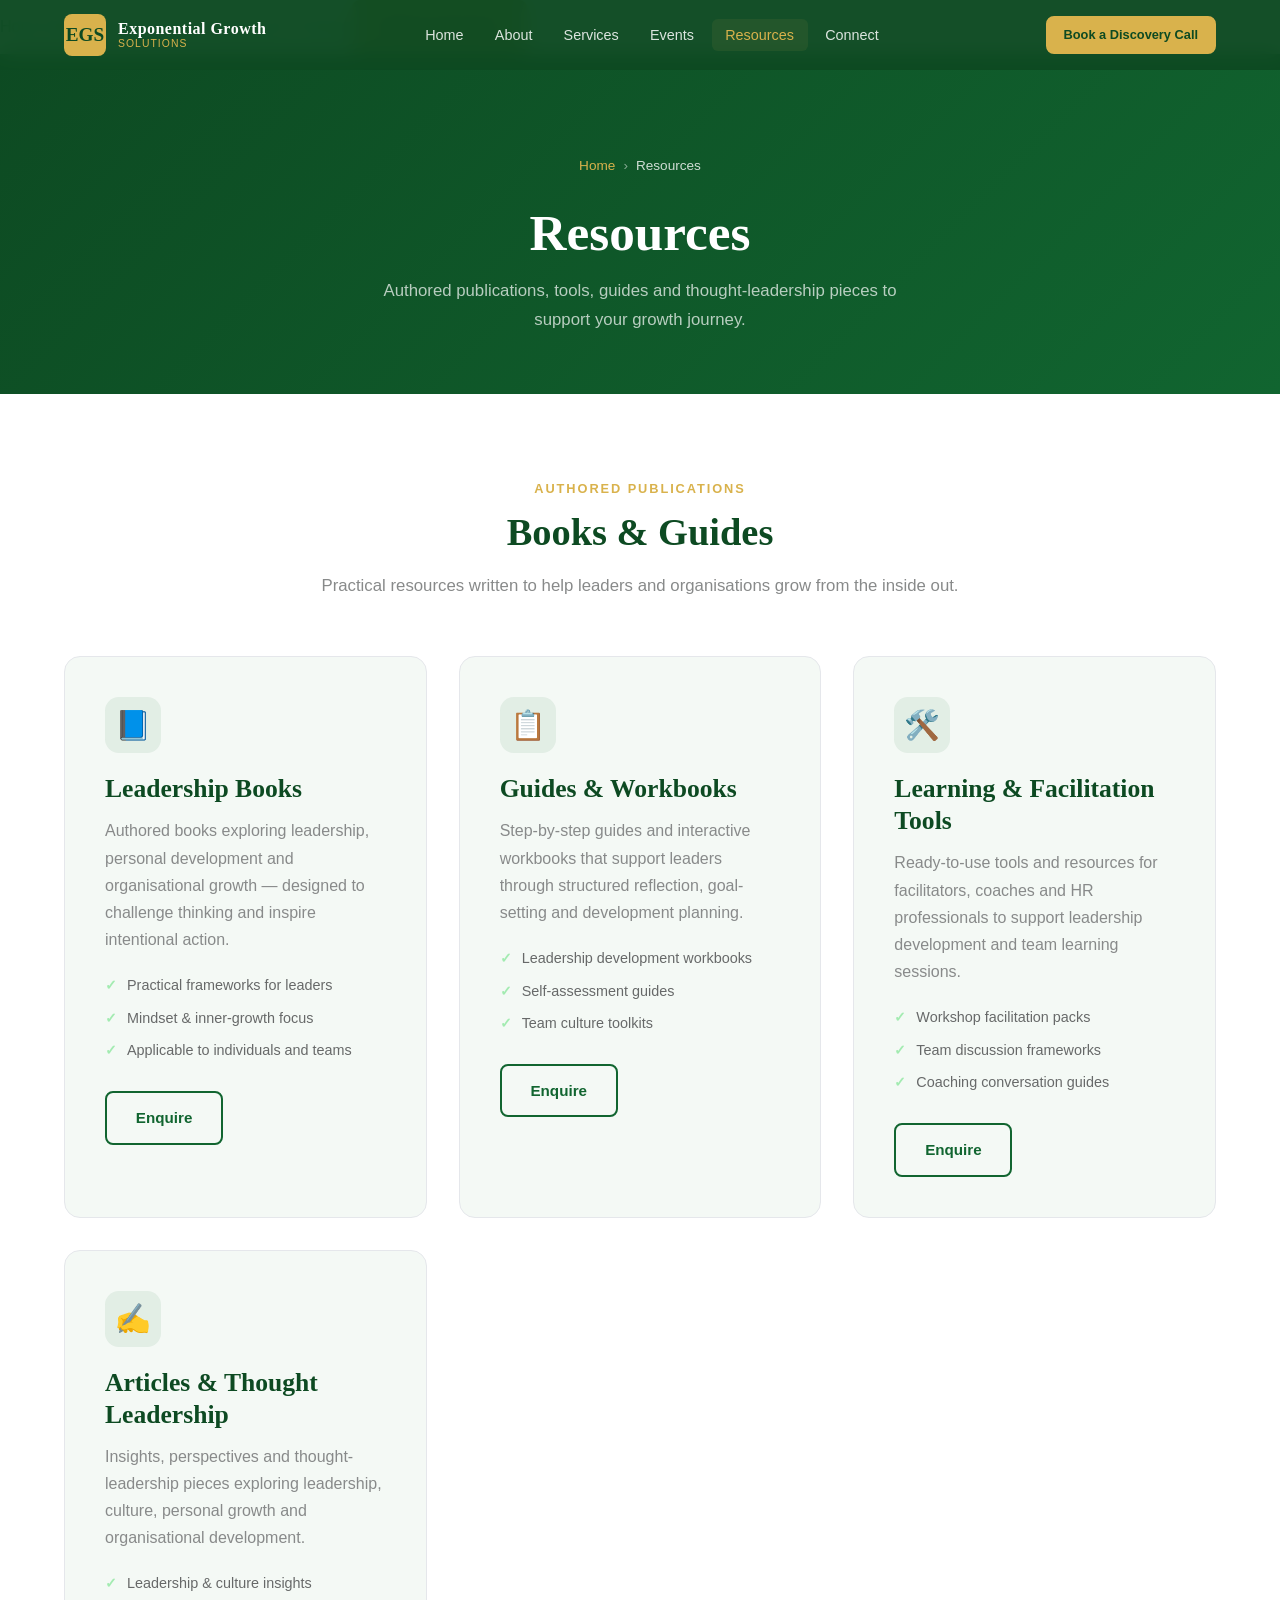
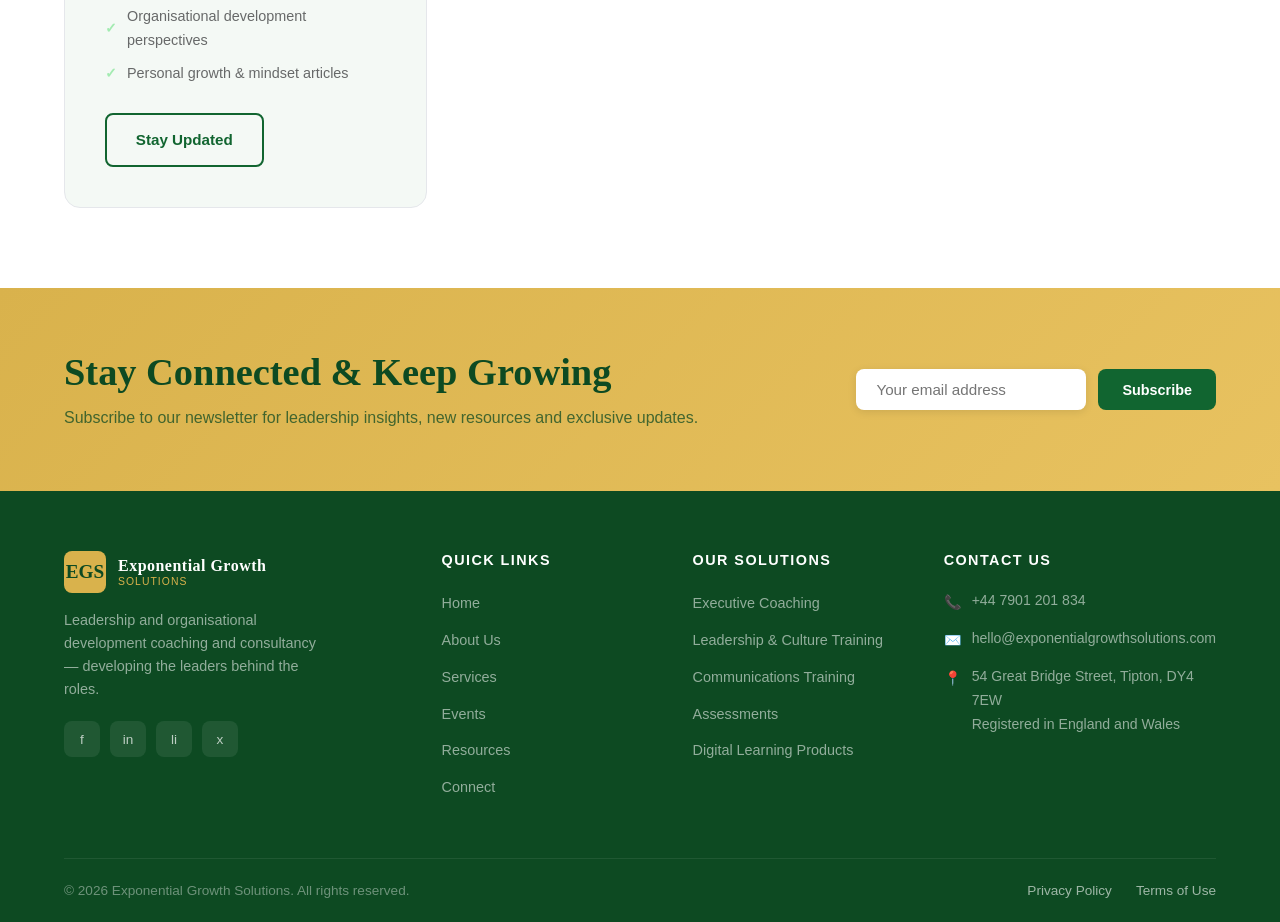
<file: resources.html>
<!DOCTYPE html>
<html lang="en">
<head>
  <meta charset="UTF-8" />
  <meta name="viewport" content="width=device-width, initial-scale=1.0" />
  <title>Resources | Exponential Growth Solutions</title>
  <meta name="description" content="Explore Exponential Growth Solutions' authored publications, books, guides, learning tools, facilitation resources and thought-leadership articles." />
  <link rel="stylesheet" href="css/styles.css" />
</head>
<body>

  <!-- ===== NAVBAR ===== -->
  <nav class="navbar" role="navigation" aria-label="Main navigation">
    <div class="container nav-inner">
      <a href="index.html" class="nav-logo" aria-label="Exponential Growth Solutions – Home">
        <div class="nav-logo-icon">EGS</div>
        <div class="nav-logo-text">
          <span class="nav-logo-name">Exponential Growth</span>
          <span class="nav-logo-sub">Solutions</span>
        </div>
      </a>
      <ul class="nav-links" role="list">
        <li><a href="index.html">Home</a></li>
        <li><a href="about.html">About</a></li>
        <li><a href="services.html">Services</a></li>
        <li><a href="events.html">Events</a></li>
        <li><a href="resources.html" class="active">Resources</a></li>
        <li><a href="contact.html">Connect</a></li>
      </ul>
      <a href="book-a-call.html" class="btn btn-primary nav-cta">Book a Discovery Call</a>
      <button class="nav-hamburger" aria-label="Toggle mobile menu" aria-expanded="false">
        <span></span><span></span><span></span>
      </button>
    </div>
  </nav>
  <div class="mobile-menu" role="navigation" aria-label="Mobile navigation">
    <a href="index.html">Home</a>
    <a href="about.html">About</a>
    <a href="services.html">Services</a>
    <a href="events.html">Events</a>
    <a href="resources.html">Resources</a>
    <a href="contact.html">Contact</a>
    <a href="book-a-call.html" class="btn btn-primary">Book a Session</a>
  </div>

  <!-- ===== PAGE HEADER ===== -->
  <header class="page-header">
    <div class="container">
      <nav class="breadcrumb" aria-label="Breadcrumb">
        <a href="index.html">Home</a>
        <span aria-hidden="true">›</span>
        <span class="current">Resources</span>
      </nav>
      <h1>Resources</h1>
      <p>Authored publications, tools, guides and thought-leadership pieces to support your growth journey.</p>
    </div>
  </header>

  <!-- ===== PUBLICATIONS ===== -->
  <section style="background: var(--white);">
    <div class="container">
      <div class="section-header fade-up">
        <span class="section-label">Authored Publications</span>
        <h2>Books &amp; Guides</h2>
        <p>Practical resources written to help leaders and organisations grow from the inside out.</p>
      </div>
      <div class="service-detail-grid">

        <div class="service-detail-card fade-up">
          <div class="service-icon" style="font-size:1.8rem;">📘</div>
          <h3>Leadership Books</h3>
          <p>
            Authored books exploring leadership, personal development and organisational growth — designed to
            challenge thinking and inspire intentional action.
          </p>
          <div class="service-features">
            <div class="feature-item">Practical frameworks for leaders</div>
            <div class="feature-item">Mindset &amp; inner-growth focus</div>
            <div class="feature-item">Applicable to individuals and teams</div>
          </div>
          <div style="margin-top:1.75rem;">
            <a href="contact.html" class="btn btn-outline-dark">Enquire</a>
          </div>
        </div>

        <div class="service-detail-card fade-up">
          <div class="service-icon" style="font-size:1.8rem;">📋</div>
          <h3>Guides &amp; Workbooks</h3>
          <p>
            Step-by-step guides and interactive workbooks that support leaders through structured reflection,
            goal-setting and development planning.
          </p>
          <div class="service-features">
            <div class="feature-item">Leadership development workbooks</div>
            <div class="feature-item">Self-assessment guides</div>
            <div class="feature-item">Team culture toolkits</div>
          </div>
          <div style="margin-top:1.75rem;">
            <a href="contact.html" class="btn btn-outline-dark">Enquire</a>
          </div>
        </div>

        <div class="service-detail-card fade-up">
          <div class="service-icon" style="font-size:1.8rem;">🛠️</div>
          <h3>Learning &amp; Facilitation Tools</h3>
          <p>
            Ready-to-use tools and resources for facilitators, coaches and HR professionals to support
            leadership development and team learning sessions.
          </p>
          <div class="service-features">
            <div class="feature-item">Workshop facilitation packs</div>
            <div class="feature-item">Team discussion frameworks</div>
            <div class="feature-item">Coaching conversation guides</div>
          </div>
          <div style="margin-top:1.75rem;">
            <a href="contact.html" class="btn btn-outline-dark">Enquire</a>
          </div>
        </div>

        <div class="service-detail-card fade-up">
          <div class="service-icon" style="font-size:1.8rem;">✍️</div>
          <h3>Articles &amp; Thought Leadership</h3>
          <p>
            Insights, perspectives and thought-leadership pieces exploring leadership, culture, personal
            growth and organisational development.
          </p>
          <div class="service-features">
            <div class="feature-item">Leadership &amp; culture insights</div>
            <div class="feature-item">Organisational development perspectives</div>
            <div class="feature-item">Personal growth &amp; mindset articles</div>
          </div>
          <div style="margin-top:1.75rem;">
            <a href="contact.html" class="btn btn-outline-dark">Stay Updated</a>
          </div>
        </div>

      </div>
    </div>
  </section>

  <!-- ===== NEWSLETTER CTA ===== -->
  <section class="cta-banner">
    <div class="container cta-inner">
      <div class="cta-text">
        <h2>Stay Connected &amp; Keep Growing</h2>
        <p>Subscribe to our newsletter for leadership insights, new resources and exclusive updates.</p>
      </div>
      <div>
        <form class="newsletter-form" id="newsletterForm" novalidate>
          <input type="email" placeholder="Your email address" aria-label="Email address" required />
          <button type="submit">Subscribe</button>
        </form>
        <div class="success-msg" id="newsletterSuccess">✓ You're subscribed! Welcome to the community.</div>
      </div>
    </div>
  </section>

  <!-- ===== FOOTER ===== -->
  <footer class="footer">
    <div class="container">
      <div class="footer-grid">
        <div class="footer-brand">
          <a href="index.html" class="nav-logo">
            <div class="nav-logo-icon">EGS</div>
            <div class="nav-logo-text">
              <span class="nav-logo-name">Exponential Growth</span>
              <span class="nav-logo-sub">Solutions</span>
            </div>
          </a>
          <p>Leadership and organisational development coaching and consultancy — developing the leaders behind the roles.</p>
          <div class="footer-social">
            <a href="#" class="social-link" aria-label="Facebook">f</a>
            <a href="#" class="social-link" aria-label="Instagram">in</a>
            <a href="https://www.linkedin.com/company/exponentialgrowthsolutions" target="_blank" rel="noopener noreferrer" class="social-link" aria-label="LinkedIn">li</a>
            <a href="#" class="social-link" aria-label="Twitter/X">x</a>
          </div>
        </div>
        <div class="footer-col">
          <h4>Quick Links</h4>
          <ul>
            <li><a href="index.html">Home</a></li>
            <li><a href="about.html">About Us</a></li>
            <li><a href="services.html">Services</a></li>
            <li><a href="events.html">Events</a></li>
            <li><a href="resources.html">Resources</a></li>
            <li><a href="contact.html">Connect</a></li>
          </ul>
        </div>
        <div class="footer-col">
          <h4>Our Solutions</h4>
          <ul>
            <li><a href="services.html">Executive Coaching</a></li>
            <li><a href="services.html">Leadership &amp; Culture Training</a></li>
            <li><a href="services.html">Communications Training</a></li>
            <li><a href="services.html">Assessments</a></li>
            <li><a href="services.html">Digital Learning Products</a></li>
          </ul>
        </div>
        <div class="footer-col">
          <h4>Contact Us</h4>
          <div class="footer-contact-item">
            <span class="icon">📞</span>
            <a href="tel:+447901201834" style="color:rgba(255,255,255,0.55)">+44 7901 201 834</a>
          </div>
          <div class="footer-contact-item">
            <span class="icon">✉️</span>
            <a href="mailto:hello@exponentialgrowthsolutions.com" style="color:rgba(255,255,255,0.55)">hello@exponentialgrowthsolutions.com</a>
          </div>
          <div class="footer-contact-item">
            <span class="icon">📍</span>
            <span>54 Great Bridge Street, Tipton, DY4 7EW<br>Registered in England and Wales</span>
          </div>
        </div>
      </div>
      <div class="footer-bottom">
        <p>© 2026 Exponential Growth Solutions. All rights reserved.</p>
        <div style="display:flex;gap:1.5rem;">
          <a href="#">Privacy Policy</a>
          <a href="#">Terms of Use</a>
        </div>
      </div>
    </div>
  </footer>

  <script src="js/main.js"></script>
</body>
</html>
</file>
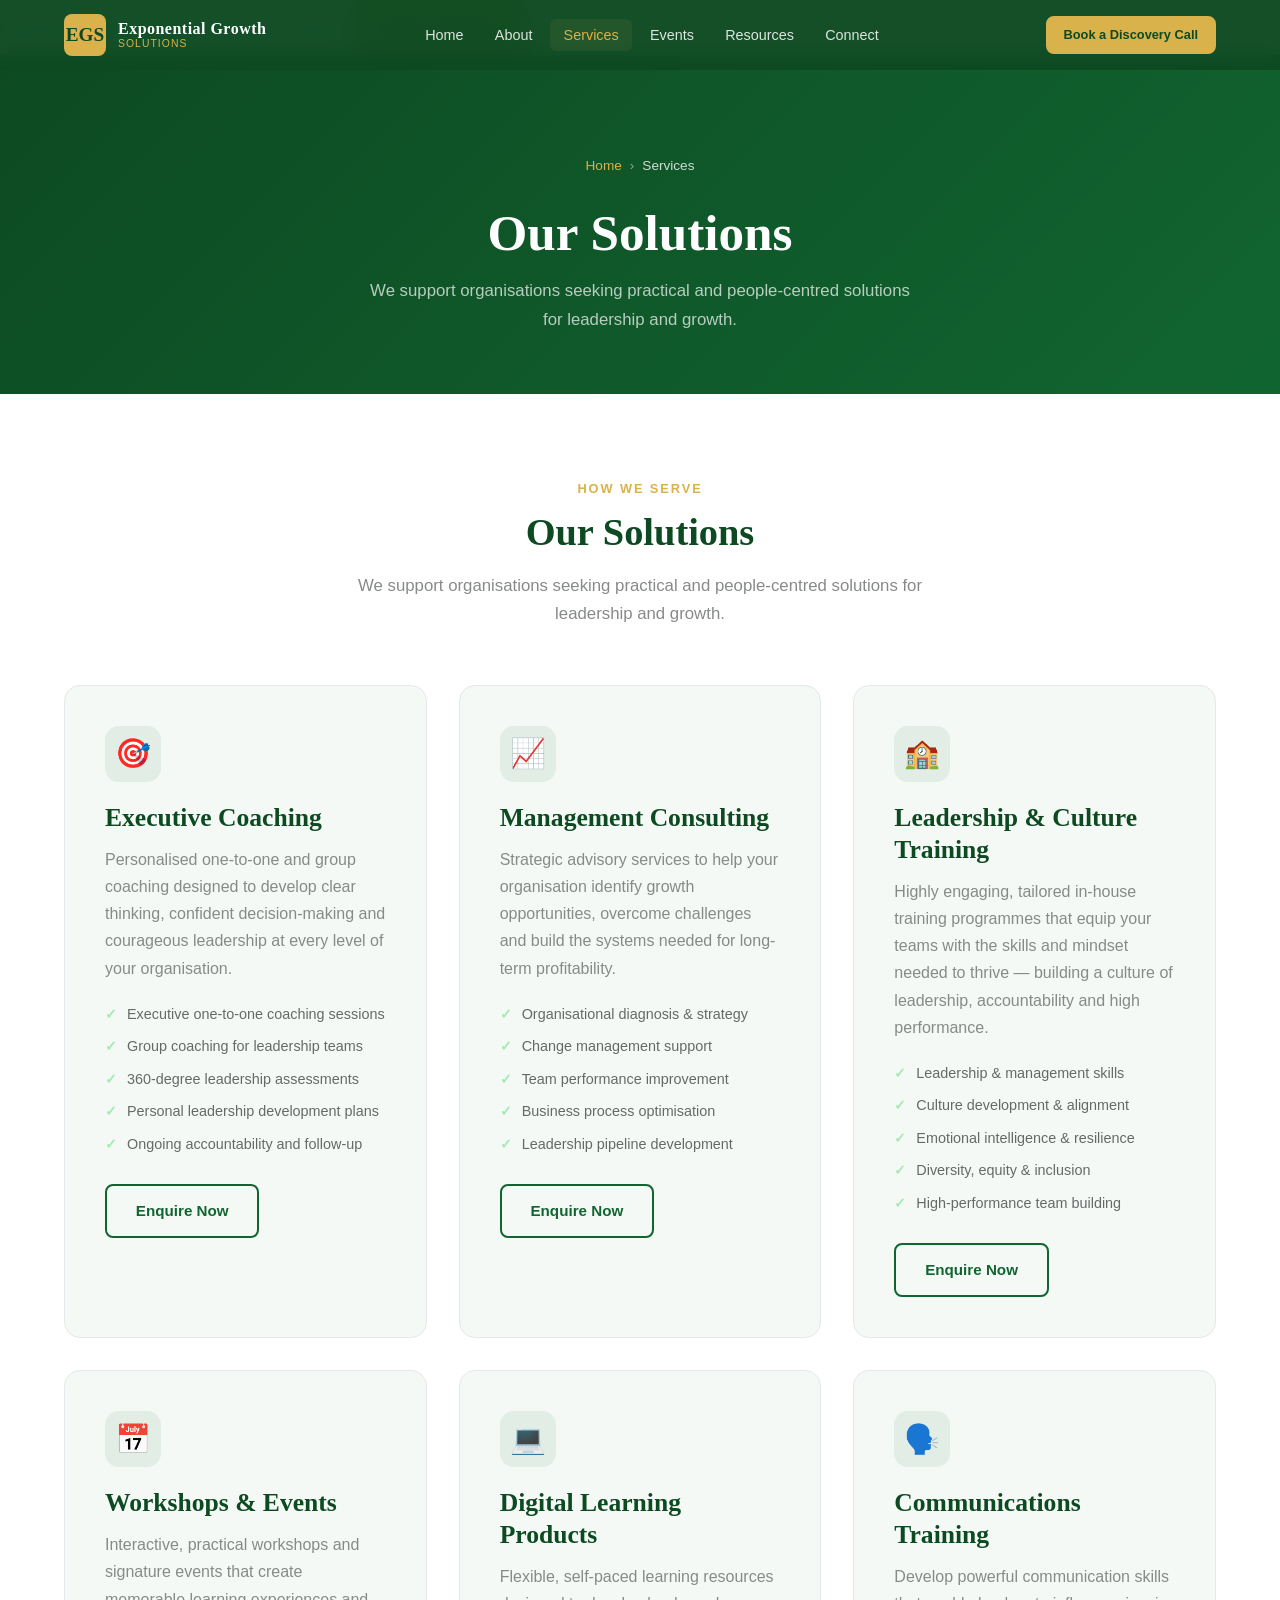
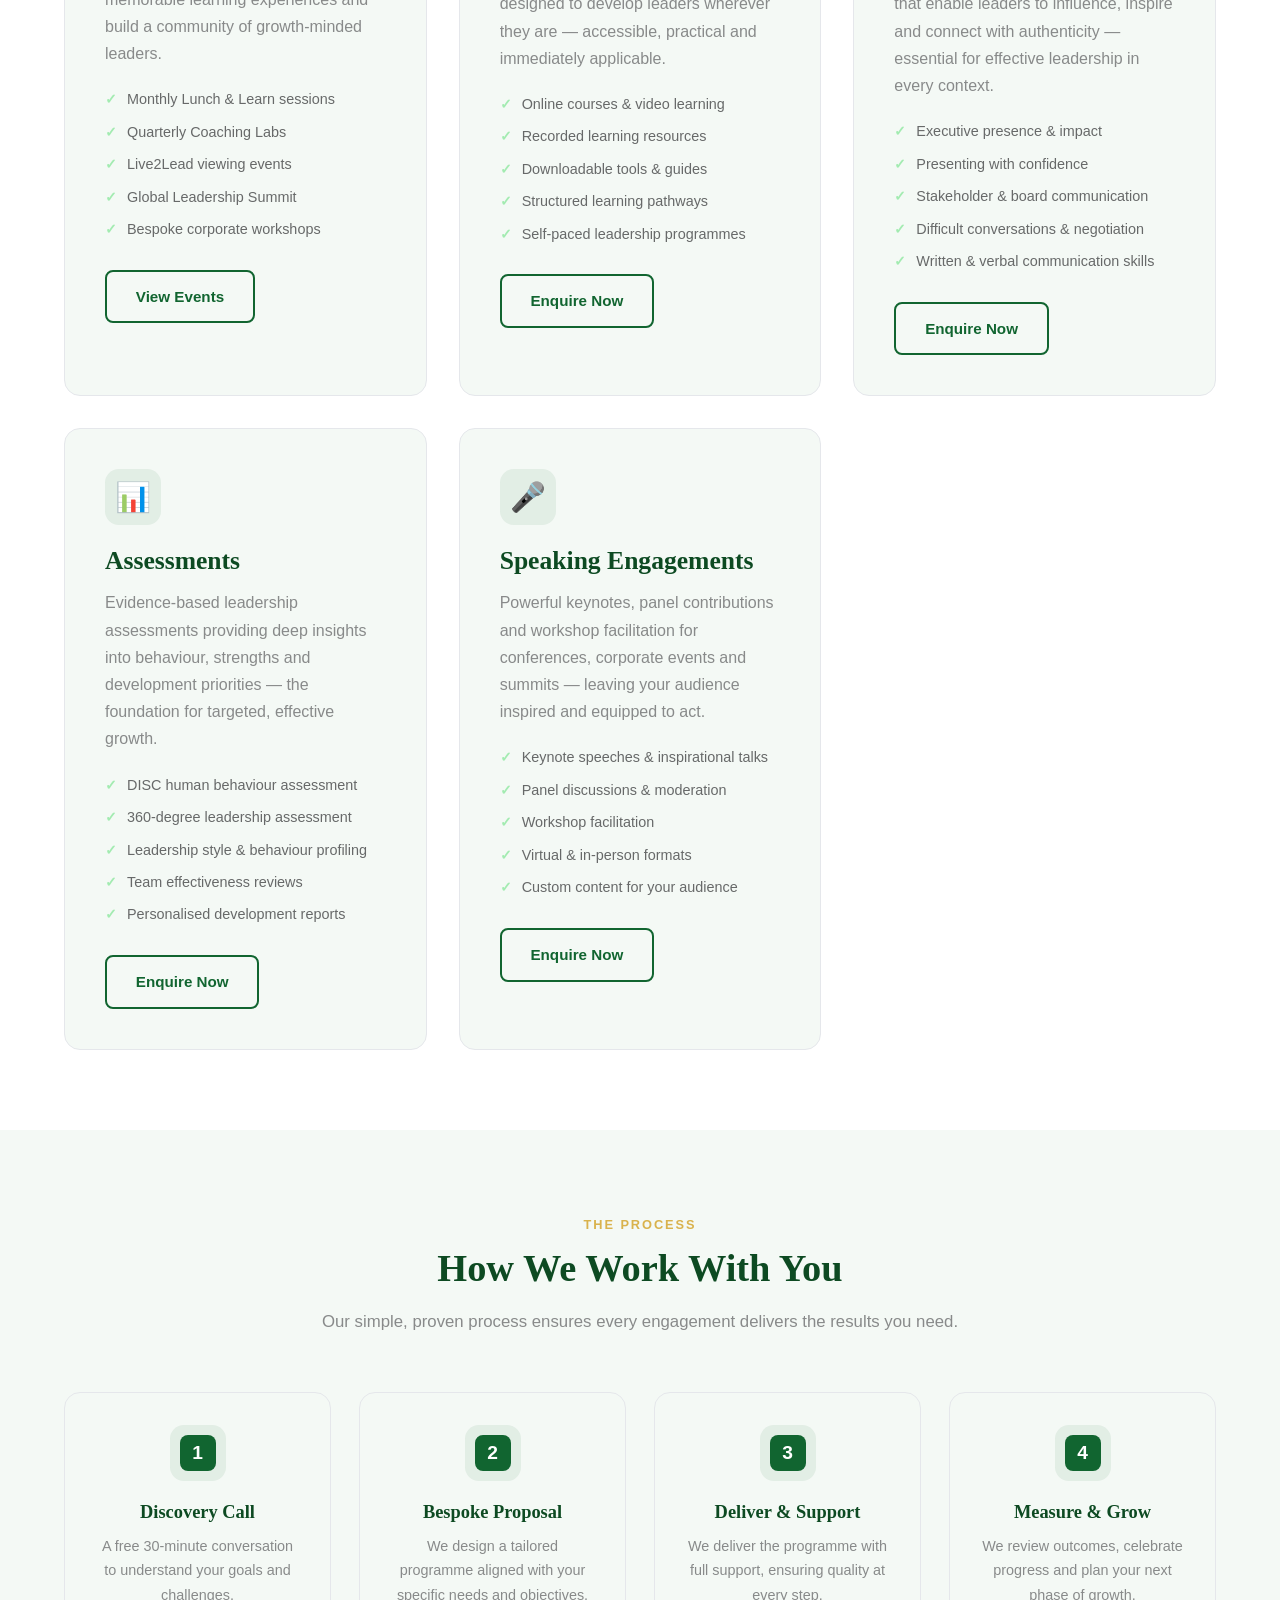
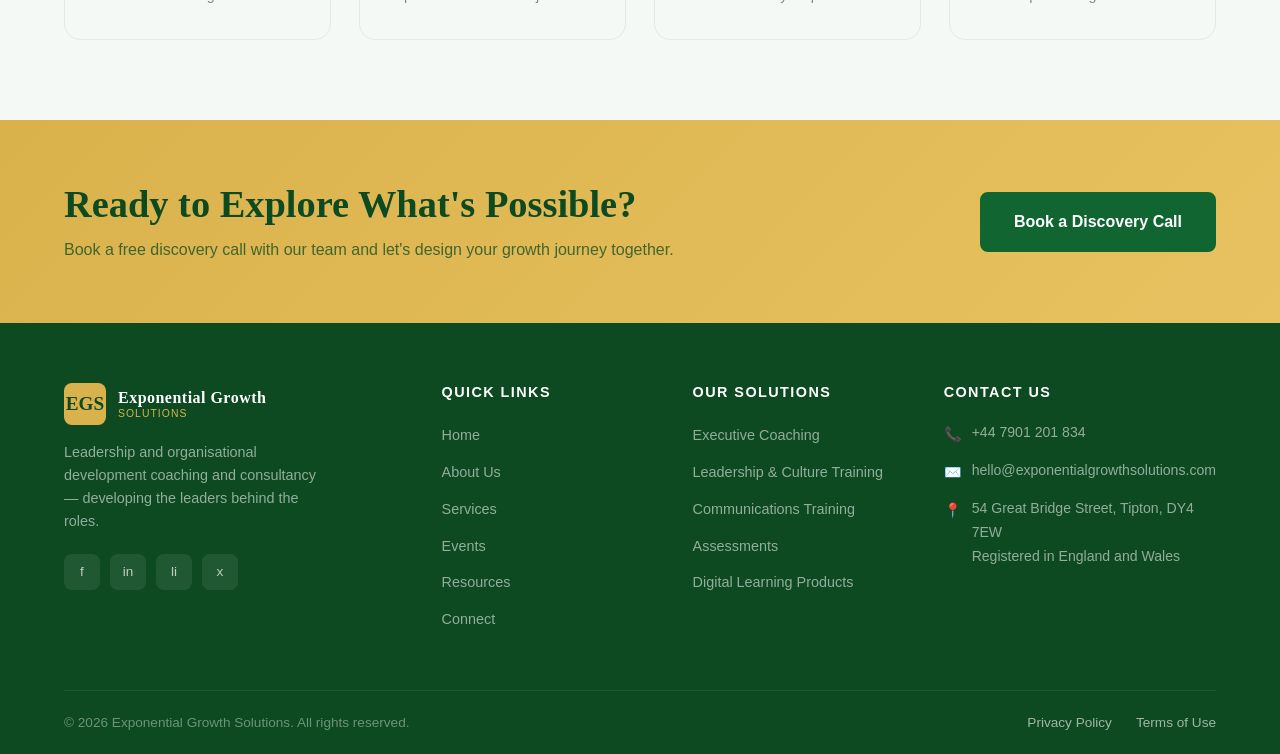
<file: services.html>
<!DOCTYPE html>
<html lang="en">
<head>
  <meta charset="UTF-8" />
  <meta name="viewport" content="width=device-width, initial-scale=1.0" />
  <title>Our Solutions | Exponential Growth Solutions</title>
  <meta name="description" content="Explore Exponential Growth Solutions' leadership coaching, organisational development, communications training, assessments and digital learning products." />
  <link rel="stylesheet" href="css/styles.css" />
</head>
<body>

  <!-- ===== NAVBAR ===== -->
  <nav class="navbar" role="navigation" aria-label="Main navigation">
    <div class="container nav-inner">
      <a href="index.html" class="nav-logo" aria-label="Exponential Growth Solutions – Home">
        <div class="nav-logo-icon">EGS</div>
        <div class="nav-logo-text">
          <span class="nav-logo-name">Exponential Growth</span>
          <span class="nav-logo-sub">Solutions</span>
        </div>
      </a>
      <ul class="nav-links" role="list">
        <li><a href="index.html">Home</a></li>
        <li><a href="about.html">About</a></li>
        <li><a href="services.html">Services</a></li>
        <li><a href="events.html">Events</a></li>
        <li><a href="resources.html">Resources</a></li>
        <li><a href="contact.html">Connect</a></li>
      </ul>
      <a href="book-a-call.html" class="btn btn-primary nav-cta">Book a Discovery Call</a>
      <button class="nav-hamburger" aria-label="Toggle mobile menu" aria-expanded="false">
        <span></span><span></span><span></span>
      </button>
    </div>
  </nav>
  <div class="mobile-menu" role="navigation" aria-label="Mobile navigation">
    <a href="index.html">Home</a>
    <a href="about.html">About</a>
    <a href="services.html">Services</a>
    <a href="events.html">Events</a>
    <a href="resources.html">Resources</a>
    <a href="contact.html">Contact</a>
    <a href="book-a-call.html" class="btn btn-primary">Book a Session</a>
  </div>

  <!-- ===== PAGE HEADER ===== -->
  <header class="page-header">
    <div class="container">
      <nav class="breadcrumb" aria-label="Breadcrumb">
        <a href="index.html">Home</a>
        <span aria-hidden="true">›</span>
        <span class="current">Services</span>
      </nav>
      <h1>Our Solutions</h1>
      <p>We support organisations seeking practical and people-centred solutions for leadership and growth.</p>
    </div>
  </header>

  <!-- ===== SERVICES DETAIL ===== -->
  <section class="services-detail">
    <div class="container">
      <div class="section-header fade-up">
        <span class="section-label">How We Serve</span>
        <h2>Our Solutions</h2>
        <p>We support organisations seeking practical and people-centred solutions for leadership and growth.</p>
      </div>
      <div class="service-detail-grid">

        <div class="service-detail-card fade-up">
          <div class="service-icon" style="font-size:1.8rem;">🎯</div>
          <h3>Executive Coaching</h3>
          <p>
            Personalised one-to-one and group coaching designed to develop clear thinking, confident decision-making
            and courageous leadership at every level of your organisation.
          </p>
          <div class="service-features">
            <div class="feature-item">Executive one-to-one coaching sessions</div>
            <div class="feature-item">Group coaching for leadership teams</div>
            <div class="feature-item">360-degree leadership assessments</div>
            <div class="feature-item">Personal leadership development plans</div>
            <div class="feature-item">Ongoing accountability and follow-up</div>
          </div>
          <div style="margin-top:1.75rem;">
            <a href="contact.html" class="btn btn-outline-dark">Enquire Now</a>
          </div>
        </div>

        <div class="service-detail-card fade-up">
          <div class="service-icon" style="font-size:1.8rem;">📈</div>
          <h3>Management Consulting</h3>
          <p>
            Strategic advisory services to help your organisation identify growth opportunities, overcome challenges
            and build the systems needed for long-term profitability.
          </p>
          <div class="service-features">
            <div class="feature-item">Organisational diagnosis &amp; strategy</div>
            <div class="feature-item">Change management support</div>
            <div class="feature-item">Team performance improvement</div>
            <div class="feature-item">Business process optimisation</div>
            <div class="feature-item">Leadership pipeline development</div>
          </div>
          <div style="margin-top:1.75rem;">
            <a href="contact.html" class="btn btn-outline-dark">Enquire Now</a>
          </div>
        </div>

        <div class="service-detail-card fade-up">
          <div class="service-icon" style="font-size:1.8rem;">🏫</div>
          <h3>Leadership &amp; Culture Training</h3>
          <p>
            Highly engaging, tailored in-house training programmes that equip your teams with the skills and mindset
            needed to thrive — building a culture of leadership, accountability and high performance.
          </p>
          <div class="service-features">
            <div class="feature-item">Leadership &amp; management skills</div>
            <div class="feature-item">Culture development &amp; alignment</div>
            <div class="feature-item">Emotional intelligence &amp; resilience</div>
            <div class="feature-item">Diversity, equity &amp; inclusion</div>
            <div class="feature-item">High-performance team building</div>
          </div>
          <div style="margin-top:1.75rem;">
            <a href="contact.html" class="btn btn-outline-dark">Enquire Now</a>
          </div>
        </div>

        <div class="service-detail-card fade-up">
          <div class="service-icon" style="font-size:1.8rem;">📅</div>
          <h3>Workshops &amp; Events</h3>
          <p>
            Interactive, practical workshops and signature events that create memorable learning experiences
            and build a community of growth-minded leaders.
          </p>
          <div class="service-features">
            <div class="feature-item">Monthly Lunch &amp; Learn sessions</div>
            <div class="feature-item">Quarterly Coaching Labs</div>
            <div class="feature-item">Live2Lead viewing events</div>
            <div class="feature-item">Global Leadership Summit</div>
            <div class="feature-item">Bespoke corporate workshops</div>
          </div>
          <div style="margin-top:1.75rem;">
            <a href="events.html" class="btn btn-outline-dark">View Events</a>
          </div>
        </div>

        <div class="service-detail-card fade-up">
          <div class="service-icon" style="font-size:1.8rem;">💻</div>
          <h3>Digital Learning Products</h3>
          <p>
            Flexible, self-paced learning resources designed to develop leaders wherever they are —
            accessible, practical and immediately applicable.
          </p>
          <div class="service-features">
            <div class="feature-item">Online courses &amp; video learning</div>
            <div class="feature-item">Recorded learning resources</div>
            <div class="feature-item">Downloadable tools &amp; guides</div>
            <div class="feature-item">Structured learning pathways</div>
            <div class="feature-item">Self-paced leadership programmes</div>
          </div>
          <div style="margin-top:1.75rem;">
            <a href="contact.html" class="btn btn-outline-dark">Enquire Now</a>
          </div>
        </div>

        <div class="service-detail-card fade-up">
          <div class="service-icon" style="font-size:1.8rem;">🗣️</div>
          <h3>Communications Training</h3>
          <p>
            Develop powerful communication skills that enable leaders to influence, inspire and connect with
            authenticity — essential for effective leadership in every context.
          </p>
          <div class="service-features">
            <div class="feature-item">Executive presence &amp; impact</div>
            <div class="feature-item">Presenting with confidence</div>
            <div class="feature-item">Stakeholder &amp; board communication</div>
            <div class="feature-item">Difficult conversations &amp; negotiation</div>
            <div class="feature-item">Written &amp; verbal communication skills</div>
          </div>
          <div style="margin-top:1.75rem;">
            <a href="contact.html" class="btn btn-outline-dark">Enquire Now</a>
          </div>
        </div>

        <div class="service-detail-card fade-up">
          <div class="service-icon" style="font-size:1.8rem;">📊</div>
          <h3>Assessments</h3>
          <p>
            Evidence-based leadership assessments providing deep insights into behaviour, strengths and
            development priorities — the foundation for targeted, effective growth.
          </p>
          <div class="service-features">
            <div class="feature-item">DISC human behaviour assessment</div>
            <div class="feature-item">360-degree leadership assessment</div>
            <div class="feature-item">Leadership style &amp; behaviour profiling</div>
            <div class="feature-item">Team effectiveness reviews</div>
            <div class="feature-item">Personalised development reports</div>
          </div>
          <div style="margin-top:1.75rem;">
            <a href="contact.html" class="btn btn-outline-dark">Enquire Now</a>
          </div>
        </div>

        <div class="service-detail-card fade-up">
          <div class="service-icon" style="font-size:1.8rem;">🎤</div>
          <h3>Speaking Engagements</h3>
          <p>
            Powerful keynotes, panel contributions and workshop facilitation for conferences, corporate events
            and summits — leaving your audience inspired and equipped to act.
          </p>
          <div class="service-features">
            <div class="feature-item">Keynote speeches &amp; inspirational talks</div>
            <div class="feature-item">Panel discussions &amp; moderation</div>
            <div class="feature-item">Workshop facilitation</div>
            <div class="feature-item">Virtual &amp; in-person formats</div>
            <div class="feature-item">Custom content for your audience</div>
          </div>
          <div style="margin-top:1.75rem;">
            <a href="contact.html" class="btn btn-outline-dark">Enquire Now</a>
          </div>
        </div>

      </div>
    </div>
  </section>

  <!-- ===== HOW IT WORKS ===== -->
  <section style="background: var(--light); padding: 80px 0;">
    <div class="container">
      <div class="section-header fade-up">
        <span class="section-label">The Process</span>
        <h2>How We Work With You</h2>
        <p>Our simple, proven process ensures every engagement delivers the results you need.</p>
      </div>
      <div class="services-grid" style="grid-template-columns: repeat(auto-fit, minmax(220px, 1fr));">
        <div class="service-card fade-up" style="text-align:center;">
          <div class="service-icon" style="margin:0 auto 1.25rem;"><span style="background:#116530;color:#fff;border-radius:8px;width:36px;height:36px;display:flex;align-items:center;justify-content:center;font-size:1.2rem;font-weight:700;">1</span></div>
          <h3>Discovery Call</h3>
          <p>A free 30-minute conversation to understand your goals and challenges.</p>
        </div>
        <div class="service-card fade-up" style="text-align:center;">
          <div class="service-icon" style="margin:0 auto 1.25rem;"><span style="background:#116530;color:#fff;border-radius:8px;width:36px;height:36px;display:flex;align-items:center;justify-content:center;font-size:1.2rem;font-weight:700;">2</span></div>
          <h3>Bespoke Proposal</h3>
          <p>We design a tailored programme aligned with your specific needs and objectives.</p>
        </div>
        <div class="service-card fade-up" style="text-align:center;">
          <div class="service-icon" style="margin:0 auto 1.25rem;"><span style="background:#116530;color:#fff;border-radius:8px;width:36px;height:36px;display:flex;align-items:center;justify-content:center;font-size:1.2rem;font-weight:700;">3</span></div>
          <h3>Deliver &amp; Support</h3>
          <p>We deliver the programme with full support, ensuring quality at every step.</p>
        </div>
        <div class="service-card fade-up" style="text-align:center;">
          <div class="service-icon" style="margin:0 auto 1.25rem;"><span style="background:#116530;color:#fff;border-radius:8px;width:36px;height:36px;display:flex;align-items:center;justify-content:center;font-size:1.2rem;font-weight:700;">4</span></div>
          <h3>Measure &amp; Grow</h3>
          <p>We review outcomes, celebrate progress and plan your next phase of growth.</p>
        </div>
      </div>
    </div>
  </section>

  <!-- ===== CTA ===== -->
  <section class="cta-banner">
    <div class="container cta-inner">
      <div class="cta-text">
        <h2>Ready to Explore What's Possible?</h2>
        <p>Book a free discovery call with our team and let's design your growth journey together.</p>
      </div>
      <a href="contact.html" class="btn btn-green" style="font-size:1rem;padding:0.9rem 2rem;white-space:nowrap;">Book a Discovery Call</a>
    </div>
  </section>

  <!-- ===== FOOTER ===== -->
  <footer class="footer">
    <div class="container">
      <div class="footer-grid">
        <div class="footer-brand">
          <a href="index.html" class="nav-logo">
            <div class="nav-logo-icon">EGS</div>
            <div class="nav-logo-text">
              <span class="nav-logo-name">Exponential Growth</span>
              <span class="nav-logo-sub">Solutions</span>
            </div>
          </a>
          <p>Leadership and organisational development coaching and consultancy — developing the leaders behind the roles.</p>
          <div class="footer-social">
            <a href="#" class="social-link" aria-label="Facebook">f</a>
            <a href="#" class="social-link" aria-label="Instagram">in</a>
            <a href="https://www.linkedin.com/company/exponentialgrowthsolutions" target="_blank" rel="noopener noreferrer" class="social-link" aria-label="LinkedIn">li</a>
            <a href="#" class="social-link" aria-label="Twitter/X">x</a>
          </div>
        </div>
        <div class="footer-col">
          <h4>Quick Links</h4>
          <ul>
            <li><a href="index.html">Home</a></li>
            <li><a href="about.html">About Us</a></li>
            <li><a href="services.html">Services</a></li>
            <li><a href="events.html">Events</a></li>
            <li><a href="resources.html">Resources</a></li>
            <li><a href="contact.html">Connect</a></li>
          </ul>
        </div>
        <div class="footer-col">
          <h4>Our Solutions</h4>
          <ul>
            <li><a href="services.html">Executive Coaching</a></li>
            <li><a href="services.html">Leadership &amp; Culture Training</a></li>
            <li><a href="services.html">Communications Training</a></li>
            <li><a href="services.html">Assessments</a></li>
            <li><a href="services.html">Digital Learning Products</a></li>
          </ul>
        </div>
        <div class="footer-col">
          <h4>Contact Us</h4>
          <div class="footer-contact-item">
            <span class="icon">📞</span>
            <a href="tel:+447901201834" style="color:rgba(255,255,255,0.55)">+44 7901 201 834</a>
          </div>
          <div class="footer-contact-item">
            <span class="icon">✉️</span>
            <a href="mailto:hello@exponentialgrowthsolutions.com" style="color:rgba(255,255,255,0.55)">hello@exponentialgrowthsolutions.com</a>
          </div>
          <div class="footer-contact-item">
            <span class="icon">📍</span>
            <span>54 Great Bridge Street, Tipton, DY4 7EW<br>Registered in England and Wales</span>
          </div>
        </div>
      </div>
      <div class="footer-bottom">
        <p>© 2026 Exponential Growth Solutions. All rights reserved.</p>
        <div style="display:flex;gap:1.5rem;">
          <a href="#">Privacy Policy</a>
          <a href="#">Terms of Use</a>
        </div>
      </div>
    </div>
  </footer>

  <script src="js/main.js"></script>
</body>
</html>
</file>
<file: css/styles.css>
/* =============================================
   EXPONENTIAL GROWTH SOLUTIONS LTD
   Main Stylesheet
   ============================================= */

/* ---- CSS Variables ---- */
:root {
  --primary:     #116530;   /* Deep green */
  --primary-dark:#0D4A22;
  --secondary:   #21B6A8;   /* Teal */
  --accent:      #D9B24C;   /* Gold */
  --accent-dark: #B8922C;
  --accent-2:    #A3EBB1;   /* Mid green */
  --accent-3:    #A3EBB1;   /* Light green */
  --light:       #F4F9F5;
  --white:       #FFFFFF;
  --text:        #676969;
  --text-light:  #888A8A;
  --border:      #E5E7EB;
  --success:     #A3EBB1;
  --radius:      8px;
  --shadow:      0 4px 24px rgba(17,101,48,0.12);
  --transition:  0.3s ease;
  --font-main:   'Segoe UI', Arial, sans-serif;
  --font-heading:'Georgia', 'Times New Roman', serif;
}

/* ---- Reset & Base ---- */
*, *::before, *::after { box-sizing: border-box; margin: 0; padding: 0; }
html { scroll-behavior: smooth; }
body {
  font-family: var(--font-main);
  color: var(--text);
  background: var(--white);
  line-height: 1.7;
  font-size: 16px;
}
img { max-width: 100%; display: block; }
a { color: var(--primary); text-decoration: none; transition: color var(--transition); }
a:hover { color: var(--accent); }
ul { list-style: none; }

/* ---- Typography ---- */
h1, h2, h3, h4 {
  font-family: var(--font-heading);
  color: var(--primary-dark);
  line-height: 1.25;
}
h1 { font-size: clamp(2rem, 5vw, 3.2rem); }
h2 { font-size: clamp(1.6rem, 3.5vw, 2.4rem); }
h3 { font-size: clamp(1.2rem, 2.5vw, 1.6rem); }
h4 { font-size: 1.1rem; }
p  { margin-bottom: 1rem; color: var(--text); }
.section-label {
  display: inline-block;
  font-size: 0.8rem;
  font-weight: 700;
  letter-spacing: 0.15em;
  text-transform: uppercase;
  color: var(--accent);
  margin-bottom: 0.5rem;
}

/* ---- Layout ---- */
.container { width: 90%; max-width: 1160px; margin: 0 auto; }
section { padding: 80px 0; }
.section-header { text-align: center; margin-bottom: 56px; }
.section-header h2 { margin-bottom: 1rem; }
.section-header p  { max-width: 640px; margin: 0 auto; color: var(--text-light); font-size: 1.05rem; }

/* ---- Buttons ---- */
.btn {
  display: inline-block;
  padding: 0.75rem 1.8rem;
  border-radius: var(--radius);
  font-weight: 600;
  font-size: 0.95rem;
  cursor: pointer;
  transition: all var(--transition);
  border: 2px solid transparent;
}
.btn-primary {
  background: var(--accent);
  color: var(--primary-dark);
  border-color: var(--accent);
}
.btn-primary:hover {
  background: var(--accent-dark);
  border-color: var(--accent-dark);
  color: var(--white);
  transform: translateY(-2px);
  box-shadow: 0 6px 20px rgba(217,178,76,0.35);
}
.btn-green {
  background: var(--primary);
  color: var(--white);
  border-color: var(--primary);
}
.btn-green:hover {
  background: var(--primary-dark);
  border-color: var(--primary-dark);
  color: var(--white);
  transform: translateY(-2px);
  box-shadow: 0 6px 20px rgba(17,101,48,0.35);
}
.btn-outline {
  background: transparent;
  color: var(--white);
  border-color: var(--white);
}
.btn-outline:hover {
  background: var(--white);
  color: var(--primary);
  transform: translateY(-2px);
}
.btn-outline-dark {
  background: transparent;
  color: var(--primary);
  border-color: var(--primary);
}
.btn-outline-dark:hover {
  background: var(--primary);
  color: var(--white);
  transform: translateY(-2px);
}

/* ---- NAV ---- */
.navbar {
  position: fixed;
  top: 0; left: 0; right: 0;
  z-index: 1000;
  background: rgba(13, 74, 34, 0.97);
  backdrop-filter: blur(10px);
  padding: 0;
  transition: box-shadow var(--transition);
}
.navbar.scrolled { box-shadow: 0 2px 24px rgba(0,0,0,0.25); }
.nav-inner {
  display: flex;
  align-items: center;
  justify-content: space-between;
  height: 70px;
}
.nav-logo {
  display: flex;
  align-items: center;
  gap: 12px;
  text-decoration: none;
}
.nav-logo-icon {
  width: 42px; height: 42px;
  background: var(--accent);
  border-radius: 8px;
  display: flex; align-items: center; justify-content: center;
  font-size: 1.2rem; font-weight: 900;
  color: var(--primary-dark);
  font-family: var(--font-heading);
  flex-shrink: 0;
}
.nav-logo-text { display: flex; flex-direction: column; line-height: 1.2; }
.nav-logo-name {
  font-family: var(--font-heading);
  font-size: 1rem;
  font-weight: 700;
  color: var(--white);
  letter-spacing: 0.03em;
}
.nav-logo-sub {
  font-size: 0.65rem;
  color: var(--accent);
  letter-spacing: 0.1em;
  text-transform: uppercase;
}
.nav-links {
  display: flex;
  align-items: center;
  gap: 0.25rem;
}
.nav-links a {
  color: rgba(255,255,255,0.85);
  font-size: 0.9rem;
  font-weight: 500;
  padding: 0.5rem 0.85rem;
  border-radius: 6px;
  transition: all var(--transition);
}
.nav-links a:hover,
.nav-links a.active {
  color: var(--accent);
  background: rgba(217,178,76,0.08);
}
.nav-cta { margin-left: 0.5rem; padding: 0.4rem 1rem; font-size: 0.8rem; }
.nav-hamburger {
  display: none;
  flex-direction: column;
  gap: 5px;
  background: none;
  border: none;
  cursor: pointer;
  padding: 4px;
}
.nav-hamburger span {
  display: block; width: 24px; height: 2px;
  background: var(--white);
  border-radius: 2px;
  transition: all var(--transition);
}
.nav-hamburger.open span:nth-child(1) { transform: translateY(7px) rotate(45deg); }
.nav-hamburger.open span:nth-child(2) { opacity: 0; }
.nav-hamburger.open span:nth-child(3) { transform: translateY(-7px) rotate(-45deg); }

/* ---- HERO ---- */
.hero {
  min-height: 100vh;
  background: linear-gradient(135deg, var(--primary-dark) 0%, var(--primary) 60%, #1a8040 100%);
  display: flex;
  align-items: center;
  position: relative;
  overflow: hidden;
  padding-top: 70px;
}
.hero::before {
  content: '';
  position: absolute;
  inset: 0;
  background: url("data:image/svg+xml,%3Csvg width='60' height='60' viewBox='0 0 60 60' xmlns='http://www.w3.org/2000/svg'%3E%3Cg fill='none' fill-rule='evenodd'%3E%3Cg fill='%23ffffff' fill-opacity='0.03'%3E%3Cpath d='M36 34v-4h-2v4h-4v2h4v4h2v-4h4v-2h-4zm0-30V0h-2v4h-4v2h4v4h2V6h4V4h-4zM6 34v-4H4v4H0v2h4v4h2v-4h4v-2H6zM6 4V0H4v4H0v2h4v4h2V6h4V4H6z'/%3E%3C/g%3E%3C/g%3E%3C/svg%3E");
}
.hero-content {
  position: relative;
  z-index: 1;
  max-width: 760px;
}
.hero-badge {
  display: inline-flex;
  align-items: center;
  gap: 8px;
  background: rgba(217,178,76,0.15);
  border: 1px solid rgba(217,178,76,0.4);
  color: var(--accent);
  font-size: 0.8rem;
  font-weight: 600;
  letter-spacing: 0.08em;
  text-transform: uppercase;
  padding: 0.4rem 1rem;
  border-radius: 50px;
  margin-bottom: 1.5rem;
}
.hero h1 { color: var(--white); margin-bottom: 1.25rem; font-size: clamp(1.75rem, 4vw, 2.8rem); }
.hero h1 span { color: var(--accent); white-space: nowrap; }
.hero-subtitle {
  font-size: 1.1rem;
  color: rgba(255,255,255,0.75);
  max-width: 600px;
  margin-bottom: 2.5rem;
}
.hero-buttons { display: flex; flex-wrap: wrap; gap: 1rem; margin-bottom: 3rem; }
.hero-stats { display: flex; flex-wrap: wrap; gap: 2.5rem; }
.stat-number {
  font-family: var(--font-heading);
  font-size: 2rem;
  font-weight: 700;
  color: var(--accent);
  line-height: 1;
}
.stat-label {
  font-size: 0.8rem;
  color: rgba(255,255,255,0.6);
  text-transform: uppercase;
  letter-spacing: 0.05em;
}
.hero-graphic {
  position: absolute;
  right: -40px;
  bottom: -40px;
  width: 520px;
  height: 520px;
  border-radius: 50%;
  background: rgba(217,178,76,0.07);
  pointer-events: none;
}
.hero-graphic::before {
  content: '';
  position: absolute;
  inset: 60px;
  border-radius: 50%;
  background: rgba(217,178,76,0.07);
}

/* ---- ABOUT STRIP ---- */
.about-strip { background: var(--light); }
.strip-grid {
  display: grid;
  grid-template-columns: 1fr 1fr;
  gap: 60px;
  align-items: center;
}
.strip-text h2 { margin-bottom: 1rem; }
.strip-text p { color: var(--text-light); }
.values-list { margin-top: 1.5rem; display: flex; flex-wrap: wrap; gap: 0.75rem; }
.value-badge {
  display: inline-flex;
  align-items: center;
  gap: 6px;
  padding: 0.4rem 1rem;
  background: rgba(17,101,48,0.08);
  border-radius: 50px;
  font-size: 0.85rem;
  font-weight: 600;
  color: var(--primary);
}
.value-badge::before { content: '✦'; color: var(--accent); font-size: 0.7rem; }
.quote-card {
  background: var(--primary);
  color: var(--white);
  border-radius: 16px;
  padding: 2.5rem;
  position: relative;
  overflow: hidden;
}
.quote-card::before {
  content: '\201C';
  position: absolute;
  top: -20px; left: 20px;
  font-size: 8rem;
  font-family: var(--font-heading);
  color: rgba(217,178,76,0.2);
  line-height: 1;
}
.quote-text {
  font-family: var(--font-heading);
  font-size: 1.1rem;
  font-style: italic;
  color: rgba(255,255,255,0.92);
  line-height: 1.7;
  margin-bottom: 1.5rem;
  position: relative;
  z-index: 1;
}
.quote-author {
  display: flex;
  align-items: center;
  gap: 12px;
}
.quote-avatar {
  width: 48px; height: 48px;
  border-radius: 50%;
  background: var(--accent);
  display: flex; align-items: center; justify-content: center;
  font-weight: 700;
  color: var(--primary-dark);
  font-size: 1.1rem;
  flex-shrink: 0;
}
.quote-name { font-weight: 600; color: var(--white); font-size: 0.9rem; }
.quote-role { font-size: 0.8rem; color: var(--accent); }

/* ---- SERVICES ---- */
.services { background: var(--white); }
.services-grid {
  display: grid;
  grid-template-columns: repeat(auto-fit, minmax(280px, 1fr));
  gap: 28px;
}
.service-card {
  background: var(--light);
  border-radius: 16px;
  padding: 2rem;
  transition: all var(--transition);
  border: 1px solid var(--border);
  position: relative;
  overflow: hidden;
}
.service-card::before {
  content: '';
  position: absolute;
  bottom: 0; left: 0; right: 0;
  height: 4px;
  background: linear-gradient(90deg, var(--primary), var(--accent));
  transform: scaleX(0);
  transform-origin: left;
  transition: transform var(--transition);
}
.service-card:hover {
  transform: translateY(-6px);
  box-shadow: var(--shadow);
  border-color: transparent;
}
.service-card:hover::before { transform: scaleX(1); }
.service-icon {
  width: 56px; height: 56px;
  border-radius: 14px;
  background: rgba(17,101,48,0.08);
  display: flex; align-items: center; justify-content: center;
  font-size: 1.6rem;
  margin-bottom: 1.25rem;
  transition: background var(--transition);
}
.service-card:hover .service-icon {
  background: rgba(17,101,48,0.14);
}
.service-card h3 { margin-bottom: 0.6rem; font-size: 1.15rem; }
.service-card p { color: var(--text-light); font-size: 0.9rem; margin-bottom: 0; }

/* ---- EVENTS ---- */
.events { background: var(--light); }
.events-grid {
  display: grid;
  grid-template-columns: repeat(auto-fit, minmax(300px, 1fr));
  gap: 24px;
}
.event-card {
  background: var(--white);
  border-radius: 16px;
  overflow: hidden;
  box-shadow: 0 2px 12px rgba(0,0,0,0.06);
  transition: all var(--transition);
  border: 1px solid var(--border);
}
.event-card:hover { transform: translateY(-4px); box-shadow: var(--shadow); }
.event-header {
  background: linear-gradient(135deg, var(--primary) 0%, var(--primary-dark) 100%);
  padding: 1.5rem 1.75rem;
  display: flex;
  align-items: center;
  gap: 1rem;
}
.event-icon {
  width: 48px; height: 48px;
  background: rgba(217,178,76,0.2);
  border-radius: 12px;
  display: flex; align-items: center; justify-content: center;
  font-size: 1.4rem;
  flex-shrink: 0;
}
.event-title { color: var(--white); font-size: 1rem; font-weight: 600; margin-bottom: 2px; }
.event-freq  { font-size: 0.78rem; color: var(--accent); font-weight: 500; }
.event-body  { padding: 1.25rem 1.75rem; }
.event-body p { color: var(--text-light); font-size: 0.9rem; margin-bottom: 0; }

/* ---- TESTIMONIALS ---- */
.testimonials { background: var(--primary-dark); }
.testimonials .section-header h2 { color: var(--white); }
.testimonials .section-header p   { color: rgba(255,255,255,0.6); }
.testimonials .section-label       { color: var(--accent); }
.testimonials-grid {
  display: grid;
  grid-template-columns: repeat(auto-fit, minmax(280px, 1fr));
  gap: 24px;
}
.testi-card {
  background: rgba(255,255,255,0.05);
  border: 1px solid rgba(255,255,255,0.1);
  border-radius: 16px;
  padding: 2rem;
  transition: all var(--transition);
}
.testi-card:hover {
  background: rgba(255,255,255,0.08);
  transform: translateY(-4px);
}
.testi-stars { color: var(--accent); font-size: 1rem; margin-bottom: 1rem; letter-spacing: 2px; }
.testi-text {
  font-style: italic;
  color: rgba(255,255,255,0.85);
  font-size: 0.95rem;
  line-height: 1.7;
  margin-bottom: 1.5rem;
}
.testi-author { display: flex; align-items: center; gap: 12px; }
.testi-avatar {
  width: 44px; height: 44px;
  border-radius: 50%;
  background: var(--accent);
  display: flex; align-items: center; justify-content: center;
  font-weight: 700;
  color: var(--primary-dark);
  font-size: 0.9rem;
  flex-shrink: 0;
}
.testi-name  { color: var(--white); font-weight: 600; font-size: 0.9rem; }
.testi-role  { color: rgba(255,255,255,0.5); font-size: 0.8rem; }

/* ---- NEWSLETTER / CTA BANNER ---- */
.cta-banner {
  background: linear-gradient(135deg, var(--accent) 0%, #E8C260 100%);
  padding: 60px 0;
}
.cta-inner {
  display: flex;
  align-items: center;
  justify-content: space-between;
  gap: 2rem;
  flex-wrap: wrap;
}
.cta-text h2 { color: var(--primary-dark); margin-bottom: 0.5rem; }
.cta-text p  { color: rgba(13,74,34,0.75); margin-bottom: 0; }
.newsletter-form {
  display: flex;
  gap: 0.75rem;
  flex-wrap: wrap;
  min-width: 300px;
}
.newsletter-form input {
  flex: 1;
  min-width: 220px;
  padding: 0.75rem 1.25rem;
  border-radius: var(--radius);
  border: none;
  font-size: 0.95rem;
  outline: none;
  box-shadow: 0 2px 8px rgba(0,0,0,0.1);
}
.newsletter-form button {
  padding: 0.75rem 1.5rem;
  border-radius: var(--radius);
  background: var(--primary);
  color: var(--white);
  border: none;
  font-weight: 600;
  font-size: 0.9rem;
  cursor: pointer;
  transition: background var(--transition);
}
.newsletter-form button:hover { background: var(--primary-dark); }
.success-msg {
  display: none;
  background: var(--success);
  color: var(--white);
  padding: 0.6rem 1.2rem;
  border-radius: var(--radius);
  font-size: 0.9rem;
  font-weight: 600;
}

/* ---- BOOK A CALL PAGE ---- */
.bac-layout {
  display: grid;
  grid-template-columns: 1fr 1fr;
  min-height: calc(100vh - 70px);
  margin-top: 70px;
}
.bac-left {
  background: #5E7E8A;
  padding: 80px 64px;
  display: flex;
  align-items: center;
}
.bac-left-inner { max-width: 520px; }
.bac-heading {
  color: var(--white);
  font-size: clamp(1.8rem, 3vw, 2.6rem);
  margin-bottom: 1rem;
}
.bac-intro {
  color: rgba(255,255,255,0.8);
  font-size: 1.05rem;
  margin-bottom: 2.5rem;
}
.bac-steps { display: flex; flex-direction: column; gap: 1.75rem; }
.bac-step { }
.bac-step-title {
  font-weight: 700;
  font-size: 1.1rem;
  color: var(--white);
  margin-bottom: 0.35rem;
  line-height: 1.4;
}
.bac-chevron {
  color: var(--accent);
  margin-right: 0.25rem;
  font-style: normal;
}
.bac-step-desc {
  color: rgba(255,255,255,0.75);
  font-size: 0.975rem;
  margin: 0;
  padding-left: 1.6rem;
}
.bac-right {
  background: #EEF2F4;
  padding: 60px 48px;
  display: flex;
  align-items: flex-start;
  justify-content: center;
  overflow-y: auto;
}
.bac-card {
  background: var(--white);
  border-radius: 16px;
  box-shadow: 0 12px 48px rgba(0,0,0,0.15);
  padding: 2.5rem;
  width: 100%;
  max-width: 680px;
}
.bac-card-header {
  display: flex;
  align-items: center;
  gap: 1rem;
  margin-bottom: 1.25rem;
}
.bac-card-logo {
  width: 52px;
  height: 52px;
  border-radius: 50%;
  background: var(--primary);
  color: var(--white);
  font-weight: 700;
  font-size: 1rem;
  display: flex;
  align-items: center;
  justify-content: center;
  flex-shrink: 0;
}
.bac-card-org {
  font-size: 0.8rem;
  font-weight: 600;
  color: var(--accent);
  text-transform: uppercase;
  letter-spacing: 0.1em;
  margin: 0 0 0.2rem;
}
.bac-card-title {
  font-size: 1.3rem;
  color: var(--primary-dark);
  margin: 0;
}
.bac-card-meta {
  list-style: none;
  padding: 0;
  margin: 0 0 1.25rem;
  display: flex;
  flex-direction: column;
  gap: 0.5rem;
}
.bac-card-meta li {
  display: flex;
  align-items: flex-start;
  gap: 0.6rem;
  font-size: 0.9rem;
  color: var(--text-light);
}
.bac-meta-icon { flex-shrink: 0; }
.bac-card-desc {
  font-size: 0.9rem;
  color: var(--text-light);
  margin-bottom: 1.25rem;
  line-height: 1.65;
}
.bac-divider {
  border: none;
  border-top: 1px solid var(--border);
  margin-bottom: 1.5rem;
}
@media (max-width: 900px) {
  .bac-layout { grid-template-columns: 1fr; min-height: auto; }
  .bac-left { padding: 60px 32px; }
  .bac-right { padding: 48px 24px; }
  .bac-card { max-width: 100%; }
}
@media (max-width: 520px) {
  .bac-left { padding: 48px 20px; }
  .bac-right { padding: 32px 16px; }
  .bac-card { padding: 1.75rem 1.25rem; }
}

/* ---- CONTACT SECTION ---- */
/* ---- Call Steps (timeline on left of booking form) ---- */
.call-steps-list {
  list-style: none;
  padding: 0;
  margin: 0 0 2rem;
  position: relative;
}
.call-steps-list::before {
  content: '';
  position: absolute;
  top: 1.375rem;
  bottom: 1.375rem;
  left: 1.375rem;
  width: 2px;
  background: var(--border);
}
.call-step-item {
  display: flex;
  gap: 1rem;
  align-items: flex-start;
  padding-bottom: 1.75rem;
  position: relative;
}
.call-step-item:last-child { padding-bottom: 0; }
.call-step-num {
  width: 2.75rem;
  height: 2.75rem;
  border-radius: 50%;
  background: var(--primary);
  color: var(--white);
  font-size: 0.95rem;
  font-weight: 700;
  display: flex;
  align-items: center;
  justify-content: center;
  flex-shrink: 0;
  position: relative;
  z-index: 1;
}
.call-step-body { padding-top: 0.4rem; }
.call-step-body strong {
  display: block;
  color: var(--primary-dark);
  font-family: var(--font-heading);
  font-size: 0.95rem;
  margin-bottom: 0.25rem;
}
.call-step-body p { font-size: 0.875rem; color: var(--text-light); margin: 0; line-height: 1.5; }

.contact-section { background: var(--white); }
.contact-grid {
  display: grid;
  grid-template-columns: 1fr 1.4fr;
  gap: 60px;
}
.contact-book-block { grid-column: 1; grid-row: 1; }
.contact-info-block  { grid-column: 1; grid-row: 2; }
.contact-form-wrap   { grid-column: 2; grid-row: 1 / 3; }
.contact-info h3 { margin-bottom: 1.25rem; }
.contact-detail {
  display: flex;
  align-items: flex-start;
  gap: 14px;
  margin-bottom: 1.5rem;
}
.contact-icon {
  width: 44px; height: 44px;
  background: rgba(17,101,48,0.08);
  border-radius: 10px;
  display: flex; align-items: center; justify-content: center;
  font-size: 1.1rem;
  flex-shrink: 0;
}
.contact-detail-text strong { display: block; font-weight: 600; color: var(--text); font-size: 0.85rem; text-transform: uppercase; letter-spacing: 0.05em; }
.contact-detail-text span   { color: var(--text-light); font-size: 0.9rem; }
.contact-form-wrap {
  background: var(--light);
  border-radius: 20px;
  padding: 2.5rem;
}
.contact-form-wrap h3 { margin-bottom: 1.5rem; }
.form-group { margin-bottom: 1.25rem; }
.form-row { display: grid; grid-template-columns: 1fr 1fr; gap: 1.25rem; }
.form-group label {
  display: block;
  font-size: 0.85rem;
  font-weight: 600;
  color: var(--text);
  margin-bottom: 0.4rem;
}
.form-group input,
.form-group select,
.form-group textarea {
  width: 100%;
  padding: 0.75rem 1rem;
  border: 1.5px solid var(--border);
  border-radius: var(--radius);
  font-size: 0.95rem;
  font-family: var(--font-main);
  color: var(--text);
  background: var(--white);
  transition: border-color var(--transition);
  outline: none;
}
.form-group input:focus,
.form-group select:focus,
.form-group textarea:focus { border-color: var(--primary); box-shadow: 0 0 0 3px rgba(17,101,48,0.08); }
.form-group textarea { resize: vertical; min-height: 120px; }
.form-submit { width: 100%; padding: 0.9rem; font-size: 1rem; }
.form-success {
  display: none;
  text-align: center;
  padding: 2rem;
}
.form-success .check { font-size: 3rem; margin-bottom: 0.75rem; }
.form-success h4 { color: var(--success); margin-bottom: 0.5rem; }
.form-success p  { color: var(--text-light); font-size: 0.9rem; }

/* ---- PAGE HEADER (inner pages) ---- */
.page-header {
  background: linear-gradient(135deg, var(--primary-dark) 0%, var(--primary) 100%);
  padding: 100px 0 60px;
  text-align: center;
}
.page-header h1 { color: var(--white); margin-bottom: 0.75rem; }
.page-header p   { color: rgba(255,255,255,0.7); font-size: 1.05rem; max-width: 560px; margin: 0 auto; }
.breadcrumb {
  display: flex;
  justify-content: center;
  align-items: center;
  gap: 0.5rem;
  margin-bottom: 1.5rem;
  font-size: 0.85rem;
}
.breadcrumb a   { color: var(--accent); }
.breadcrumb span { color: rgba(255,255,255,0.5); }
.breadcrumb .current { color: rgba(255,255,255,0.8); }

/* ---- FOOTER ---- */
.footer {
  background: var(--primary-dark);
  padding: 60px 0 0;
}
.footer-grid {
  display: grid;
  grid-template-columns: 1.6fr 1fr 1fr 1fr;
  gap: 40px;
  margin-bottom: 48px;
}
.footer-brand .nav-logo { margin-bottom: 1rem; }
.footer-brand p { color: rgba(255,255,255,0.55); font-size: 0.9rem; max-width: 260px; line-height: 1.6; }
.footer-social { display: flex; gap: 10px; margin-top: 1.25rem; }
.social-link {
  width: 36px; height: 36px;
  background: rgba(255,255,255,0.08);
  border-radius: 8px;
  display: flex; align-items: center; justify-content: center;
  color: rgba(255,255,255,0.7);
  font-size: 0.85rem;
  transition: all var(--transition);
}
.social-link:hover { background: var(--accent); color: var(--primary-dark); }
.footer-col h4 { color: var(--white); font-family: var(--font-main); font-size: 0.9rem; font-weight: 700; text-transform: uppercase; letter-spacing: 0.1em; margin-bottom: 1.25rem; }
.footer-col ul li { margin-bottom: 0.6rem; }
.footer-col ul li a { color: rgba(255,255,255,0.55); font-size: 0.9rem; transition: color var(--transition); }
.footer-col ul li a:hover { color: var(--accent); }
.footer-contact-item {
  display: flex;
  gap: 10px;
  margin-bottom: 0.75rem;
  align-items: flex-start;
  color: rgba(255,255,255,0.55);
  font-size: 0.88rem;
}
.footer-contact-item .icon { color: var(--accent); flex-shrink: 0; margin-top: 2px; }
.footer-bottom {
  border-top: 1px solid rgba(255,255,255,0.08);
  padding: 1.25rem 0;
  display: flex;
  justify-content: space-between;
  align-items: center;
  flex-wrap: wrap;
  gap: 1rem;
}
.footer-bottom p { color: rgba(255,255,255,0.4); font-size: 0.85rem; margin-bottom: 0; }
.footer-bottom a { color: rgba(255,255,255,0.6); font-size: 0.85rem; }
.footer-bottom a:hover { color: var(--accent); }

/* ---- ABOUT PAGE ---- */
.team-grid {
  display: grid;
  grid-template-columns: repeat(auto-fit, minmax(240px, 1fr));
  gap: 28px;
}
.team-card {
  background: var(--light);
  border-radius: 16px;
  padding: 2rem;
  text-align: center;
  transition: all var(--transition);
  border: 1px solid var(--border);
}
.team-card:hover { transform: translateY(-6px); box-shadow: var(--shadow); border-color: transparent; }
.team-avatar {
  width: 80px; height: 80px;
  border-radius: 50%;
  background: linear-gradient(135deg, var(--primary) 0%, var(--accent) 100%);
  display: flex; align-items: center; justify-content: center;
  font-size: 1.8rem;
  font-weight: 700;
  color: var(--white);
  margin: 0 auto 1.25rem;
  font-family: var(--font-heading);
}
.team-card h3 { margin-bottom: 0.3rem; font-size: 1.1rem; }
.team-role     { color: var(--accent); font-size: 0.85rem; font-weight: 600; margin-bottom: 0.75rem; }
.team-card p   { color: var(--text-light); font-size: 0.88rem; margin-bottom: 0; }
.mission-vision { background: var(--light); }
.mv-grid { display: grid; grid-template-columns: 1fr 1fr; gap: 32px; }
.mv-card {
  background: var(--white);
  border-radius: 16px;
  padding: 2.5rem;
  border: 1px solid var(--border);
}
.mv-card-icon {
  width: 52px; height: 52px;
  background: rgba(17,101,48,0.08);
  border-radius: 12px;
  display: flex; align-items: center; justify-content: center;
  font-size: 1.4rem;
  margin-bottom: 1.25rem;
}
.mv-card h3 { margin-bottom: 0.75rem; }
.mv-card p  { color: var(--text-light); margin-bottom: 0; }

/* ---- SERVICES PAGE ---- */
.services-detail { background: var(--white); }
.service-detail-grid {
  display: grid;
  grid-template-columns: repeat(auto-fit, minmax(320px, 1fr));
  gap: 32px;
}
.service-detail-card {
  background: var(--light);
  border-radius: 16px;
  padding: 2.5rem;
  border: 1px solid var(--border);
  transition: all var(--transition);
}
.service-detail-card:hover { box-shadow: var(--shadow); border-color: transparent; }
.service-detail-card h3 { margin: 1.25rem 0 0.75rem; }
.service-detail-card p  { color: var(--text-light); margin-bottom: 1.25rem; }
.service-features { display: flex; flex-direction: column; gap: 8px; }
.feature-item {
  display: flex; align-items: center; gap: 10px;
  font-size: 0.9rem; color: var(--text);
}
.feature-item::before { content: '✓'; color: var(--success); font-weight: 700; flex-shrink: 0; }

/* ---- EVENTS PAGE ---- */
.events-list { background: var(--white); }
.events-full-grid {
  display: grid;
  grid-template-columns: repeat(auto-fit, minmax(340px, 1fr));
  gap: 28px;
}
.event-full-card {
  background: var(--light);
  border-radius: 16px;
  overflow: hidden;
  border: 1px solid var(--border);
  transition: all var(--transition);
}
.event-full-card:hover { box-shadow: var(--shadow); border-color: transparent; }
.event-full-header {
  background: linear-gradient(135deg, var(--primary) 0%, var(--primary-dark) 100%);
  padding: 1.75rem;
  display: flex;
  align-items: flex-start;
  gap: 1rem;
}
.event-full-icon {
  width: 56px; height: 56px;
  background: rgba(217,178,76,0.2);
  border-radius: 12px;
  display: flex; align-items: center; justify-content: center;
  font-size: 1.6rem;
  flex-shrink: 0;
}
.event-full-title  { color: var(--white); font-size: 1.05rem; font-weight: 700; margin-bottom: 4px; font-family: var(--font-heading); }
.event-full-freq   { font-size: 0.8rem; color: var(--accent); font-weight: 600; }
.event-full-body   { padding: 1.75rem; }
.event-full-body p { color: var(--text-light); font-size: 0.9rem; margin-bottom: 1.25rem; }
.event-tags { display: flex; flex-wrap: wrap; gap: 0.5rem; }
.event-tag {
  display: inline-block;
  padding: 0.3rem 0.75rem;
  background: rgba(17,101,48,0.08);
  color: var(--primary);
  font-size: 0.78rem;
  font-weight: 600;
  border-radius: 50px;
}
.book-cta { background: var(--primary); text-align: center; padding: 80px 0; }
.book-cta h2 { color: var(--white); margin-bottom: 1rem; }
.book-cta p  { color: rgba(255,255,255,0.7); max-width: 560px; margin: 0 auto 2rem; }

/* ---- FAQs ---- */
.faqs { background: var(--light); }
.faq-list { max-width: 760px; margin: 0 auto; display: flex; flex-direction: column; gap: 12px; }
.faq-item {
  background: var(--white);
  border-radius: 12px;
  border: 1px solid var(--border);
  overflow: hidden;
}
.faq-question {
  width: 100%;
  display: flex;
  align-items: center;
  justify-content: space-between;
  padding: 1.25rem 1.5rem;
  background: none;
  border: none;
  cursor: pointer;
  font-size: 0.95rem;
  font-weight: 600;
  color: var(--text);
  text-align: left;
  gap: 1rem;
  transition: background var(--transition);
}
.faq-question:hover { background: var(--light); }
.faq-arrow {
  flex-shrink: 0;
  width: 24px; height: 24px;
  background: rgba(17,101,48,0.08);
  border-radius: 50%;
  display: flex; align-items: center; justify-content: center;
  font-size: 0.75rem;
  color: var(--primary);
  transition: transform var(--transition);
}
.faq-item.open .faq-arrow { transform: rotate(180deg); }
.faq-answer {
  max-height: 0;
  overflow: hidden;
  transition: max-height 0.35s ease;
}
.faq-answer-inner {
  padding: 0 1.5rem 1.25rem;
  color: var(--text-light);
  font-size: 0.9rem;
  line-height: 1.7;
}

/* ---- UTILITY ---- */
.text-center { text-align: center; }
.text-accent  { color: var(--accent) !important; }
.bg-light     { background: var(--light); }
.mt-2 { margin-top: 2rem; }

/* ---- ANIMATIONS ---- */
.fade-up {
  opacity: 0;
  transform: translateY(28px);
  transition: opacity 0.6s ease, transform 0.6s ease;
}
.fade-up.visible {
  opacity: 1;
  transform: translateY(0);
}

/* ---- RESPONSIVE ---- */
@media (max-width: 1024px) {
  .footer-grid { grid-template-columns: 1fr 1fr; }
  .contact-grid { grid-template-columns: 1fr; gap: 40px; }
  .contact-book-block { grid-column: auto; grid-row: auto; order: 1; }
  .contact-info-block  { grid-column: auto; grid-row: auto; order: 2; }
  .contact-form-wrap   { grid-column: auto; grid-row: auto; order: 3; }
  .strip-grid { grid-template-columns: 1fr; gap: 40px; }
  .mv-grid { grid-template-columns: 1fr; }
}
@media (max-width: 768px) {
  section { padding: 60px 0; }
  .nav-links, .nav-cta { display: none; }
  .nav-hamburger { display: flex; }
  .mobile-menu {
    display: none;
    position: fixed;
    top: 70px; left: 0; right: 0; bottom: 0;
    background: var(--primary-dark);
    padding: 2rem;
    flex-direction: column;
    gap: 0.5rem;
    overflow-y: auto;
    z-index: 999;
  }
  .mobile-menu.open { display: flex; }
  .mobile-menu a {
    color: rgba(255,255,255,0.9);
    font-size: 1.1rem;
    padding: 0.75rem 0;
    border-bottom: 1px solid rgba(255,255,255,0.07);
    display: block;
  }
  .mobile-menu a:hover { color: var(--accent); }
  .mobile-menu .btn { margin-top: 1rem; text-align: center; color: var(--primary-dark); }
  .footer-grid { grid-template-columns: 1fr 1fr; }
  .cta-inner { flex-direction: column; text-align: center; }
  .hero-stats { gap: 1.5rem; }
  .form-row { grid-template-columns: 1fr; }
  .footer-bottom { flex-direction: column; text-align: center; }
}
@media (max-width: 480px) {
  .footer-grid { grid-template-columns: 1fr; }
  .services-grid { grid-template-columns: 1fr; }
  .hero-buttons { flex-direction: column; }
  .hero-buttons .btn { text-align: center; }
}
</file>
